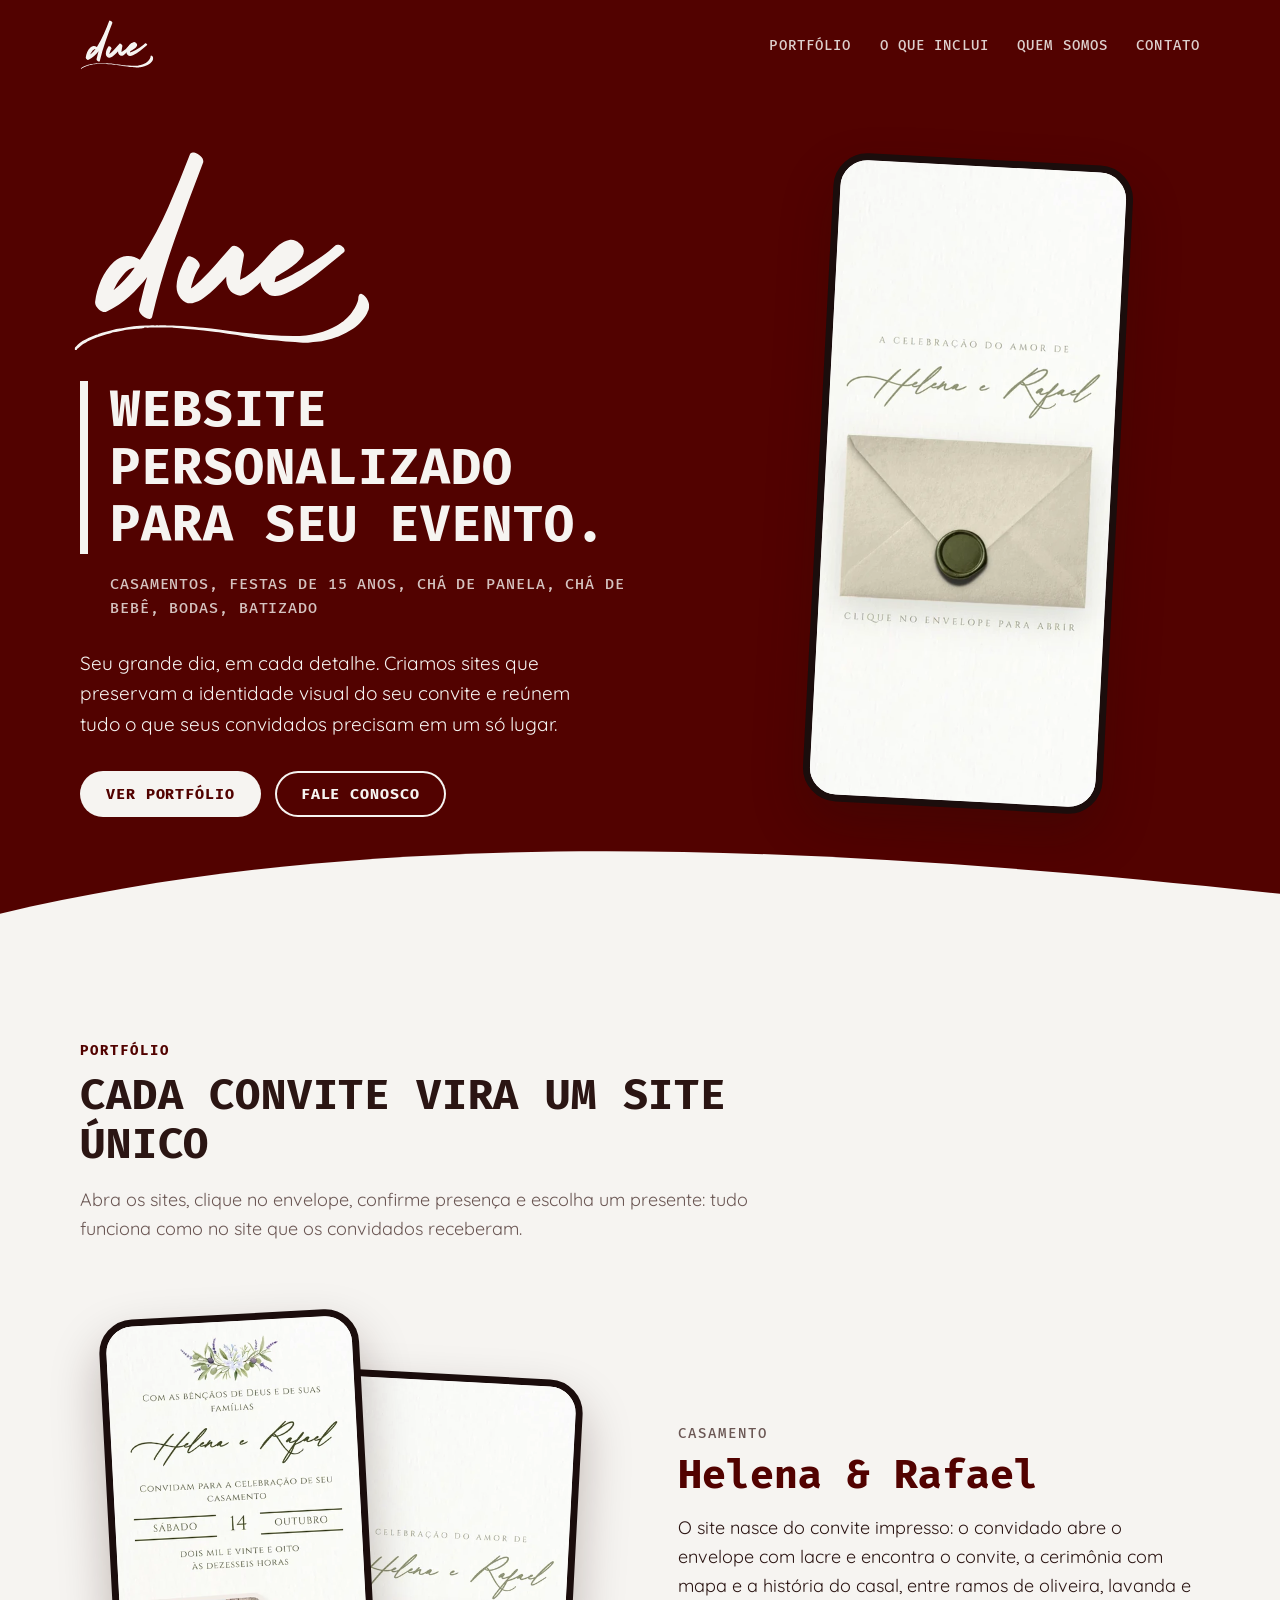
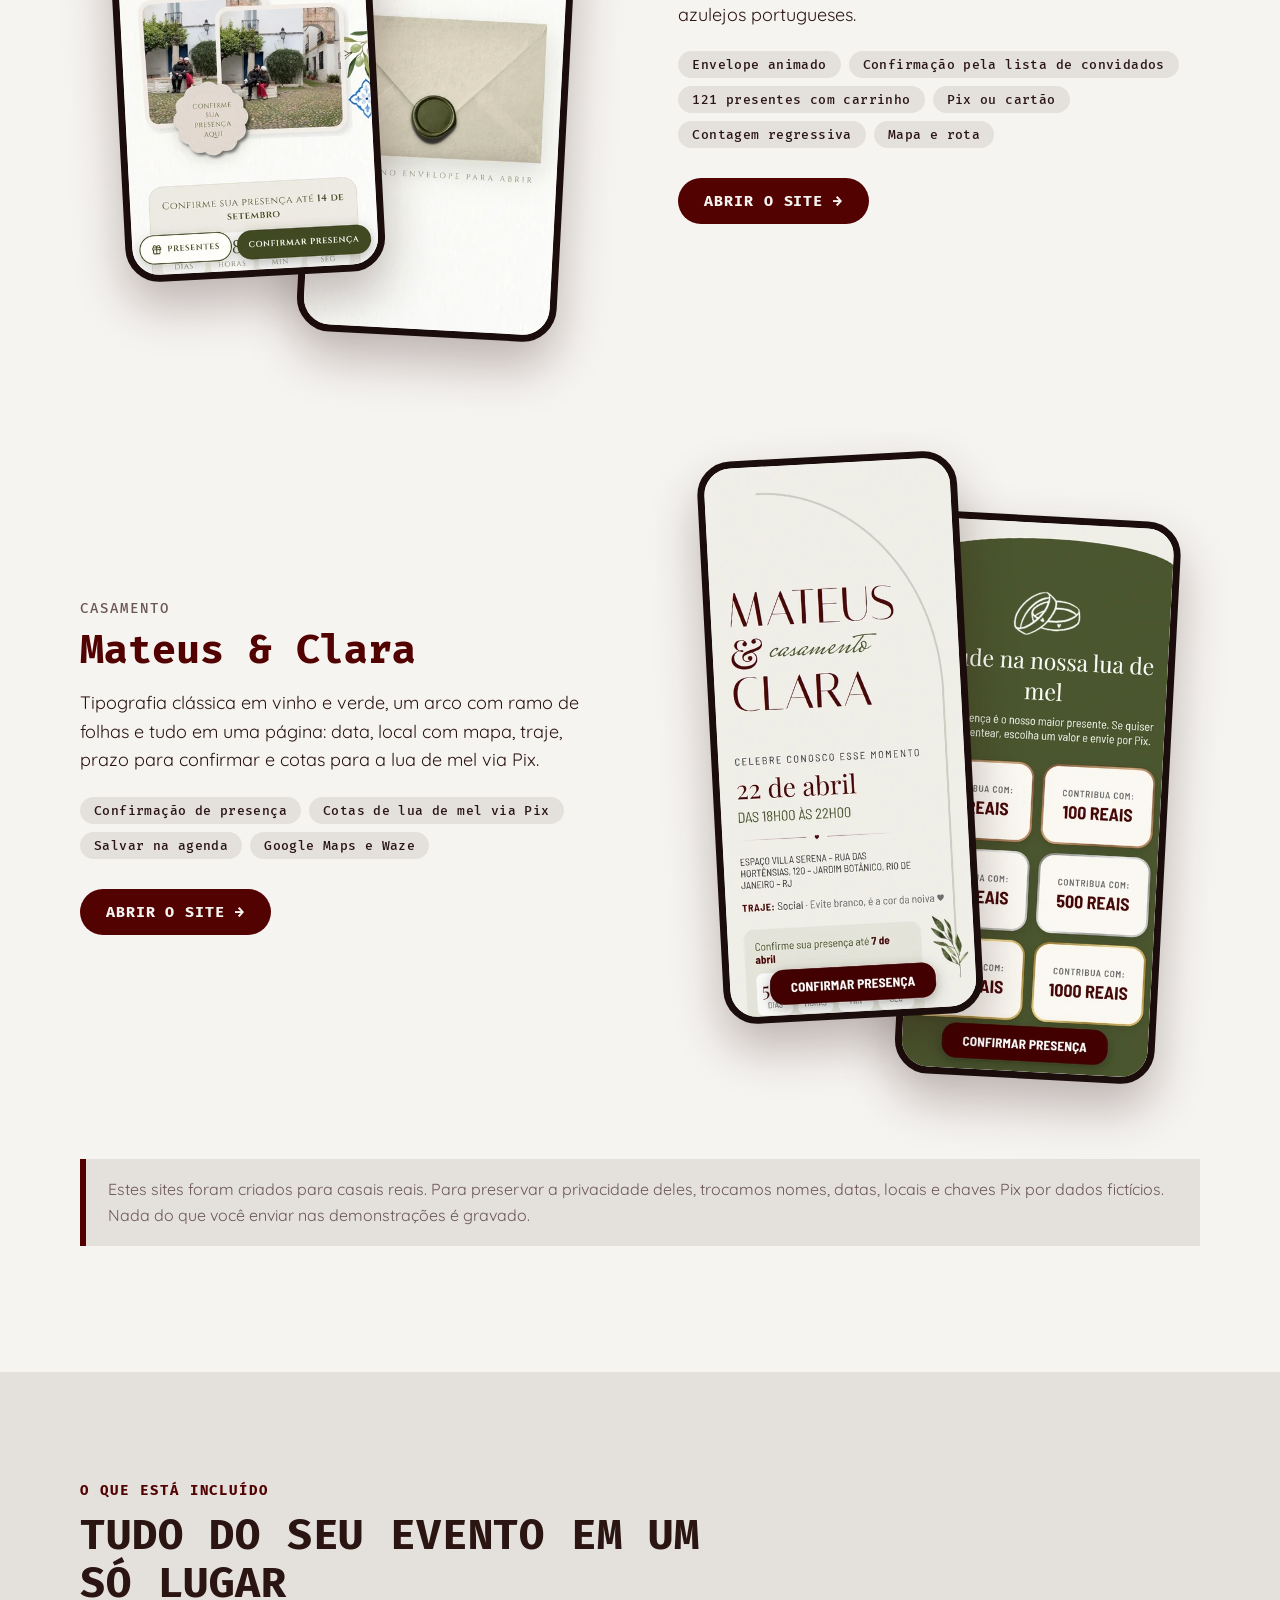
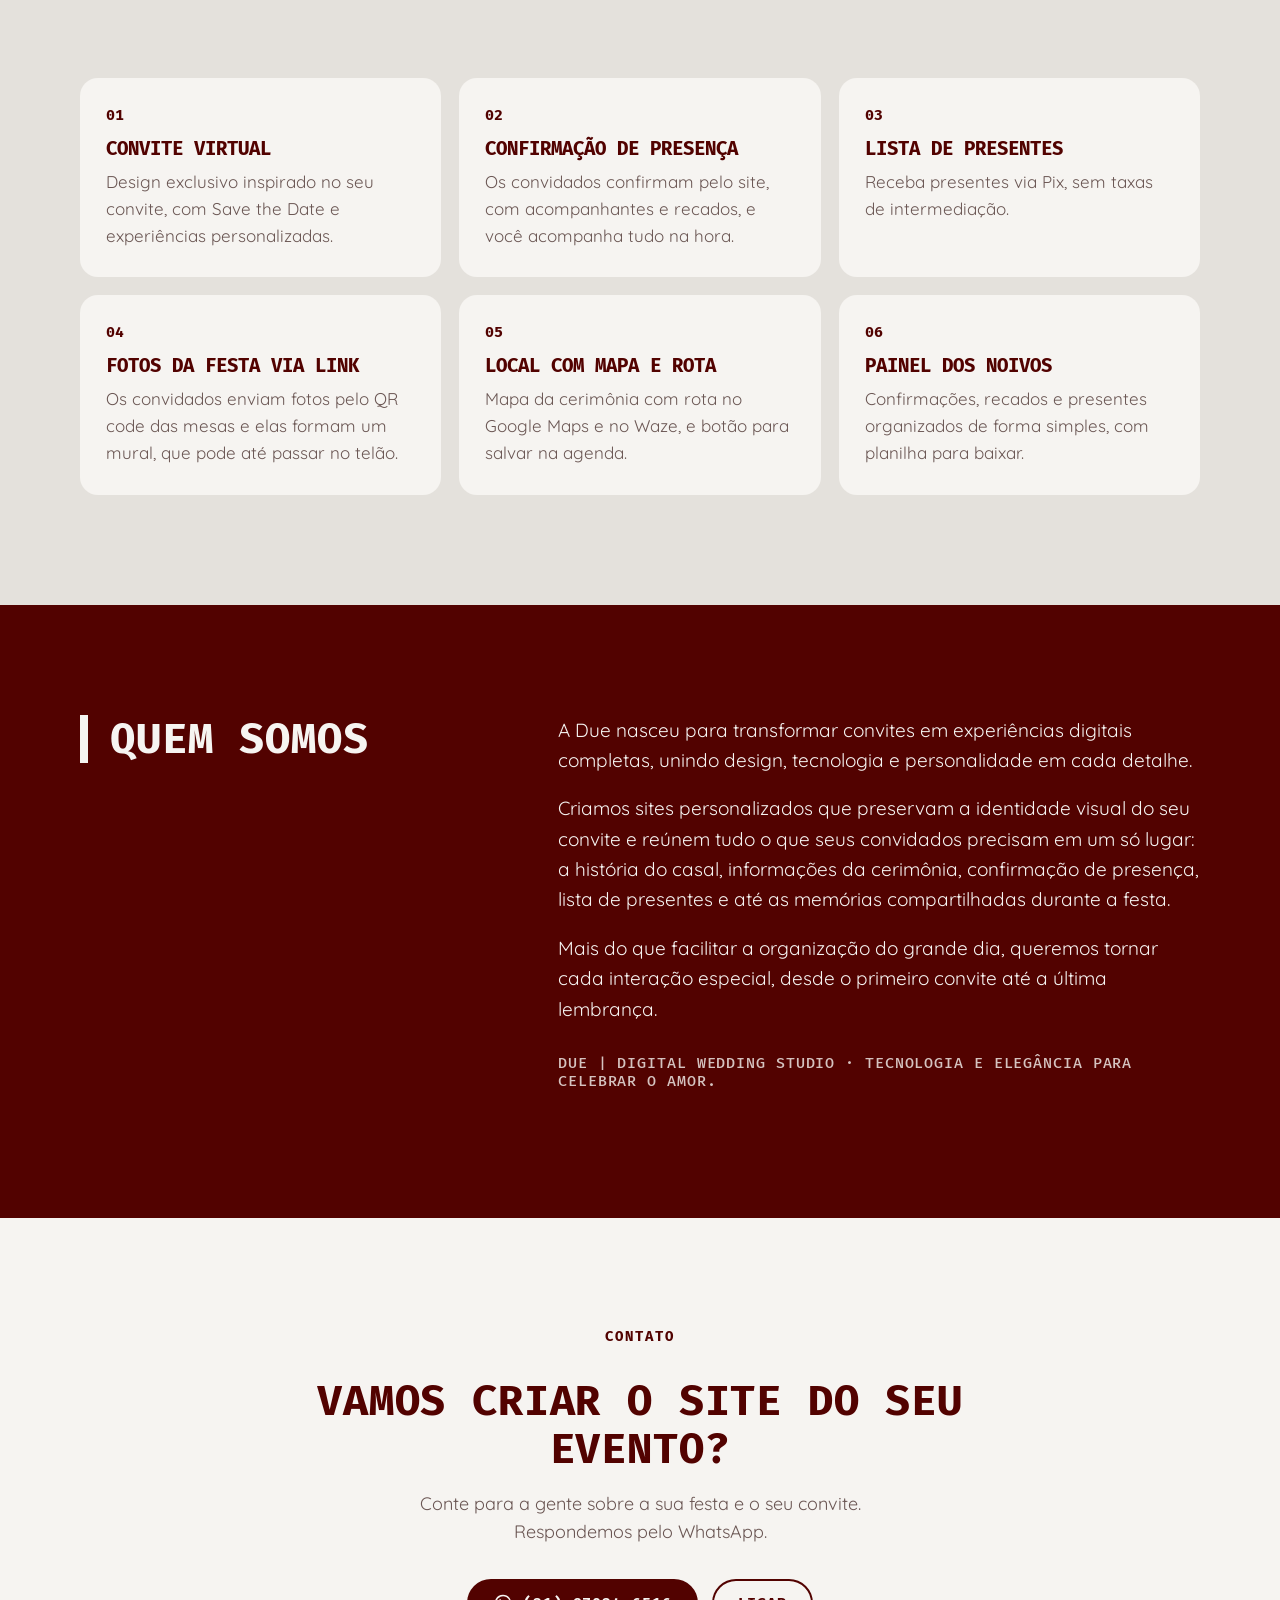
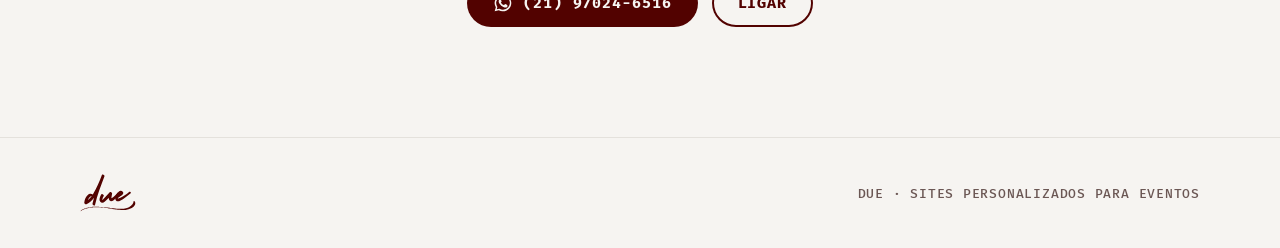
<file: site/index.html>
<!doctype html>
<html lang="pt-BR">
<head>
<meta charset="utf-8">
<meta name="viewport" content="width=device-width, initial-scale=1">
<title>Due · Sites personalizados para eventos</title>
<meta name="description" content="A Due cria sites personalizados para casamentos e eventos: convite virtual, confirmação de presença, lista de presentes via Pix, fotos da festa e mapa com rota. Conheça o portfólio.">
<meta name="theme-color" content="#520200">
<link rel="icon" href="img/favicon.svg" type="image/svg+xml">
<meta property="og:type" content="website">
<meta property="og:title" content="Due · Sites personalizados para eventos">
<meta property="og:description" content="Seu grande dia, em cada detalhe. Conheça o portfólio da Due.">
<meta property="og:image" content="https://due-portfolio.pages.dev/img/og.jpg">
<meta property="og:url" content="https://due-portfolio.pages.dev/">
<meta name="twitter:card" content="summary_large_image">
<link rel="preconnect" href="https://fonts.googleapis.com">
<link rel="preconnect" href="https://fonts.gstatic.com" crossorigin>
<link href="https://fonts.googleapis.com/css2?family=Fira+Mono:wght@500;700&family=Quicksand:wght@400;500;600&display=swap" rel="stylesheet">
<style>
  :root {
    --vinho: #520200; --vinho-2: #6e1410; --creme: #f6f4f1; --pedra: #e4e1dc; --tinta: #2b1513; --suave: #6b5754;
    --mono: 'Fira Mono', ui-monospace, monospace; --texto: 'Quicksand', system-ui, sans-serif;
  }
  * { box-sizing: border-box; }
  html { scroll-behavior: smooth; }
  @media (prefers-reduced-motion: reduce) { html { scroll-behavior: auto; } *, *::before, *::after { transition: none !important; } }
  body { margin: 0; background: var(--creme); color: var(--tinta); font: 400 18px/1.6 var(--texto); -webkit-font-smoothing: antialiased; overflow-x: hidden; }
  img { max-width: 100%; display: block; }
  a { color: inherit; }
  :focus-visible { outline: 2px solid currentColor; outline-offset: 4px; }
  .largura { width: min(1120px, 100% - 32px); margin-inline: auto; }
  .rotulo { margin: 0 0 12px; font: 700 14px var(--mono); letter-spacing: .14em; text-transform: uppercase; }
  h1, h2, h3 { font-family: var(--mono); font-weight: 700; line-height: 1.15; margin: 0; }
  h2 { font-size: clamp(28px, 4.4vw, 42px); text-transform: uppercase; letter-spacing: .02em; }

  /* logo "due" (vetor do cartão de visita): a cor vem de currentColor */
  .logo { display: block; aspect-ratio: 126.6 / 85.8; background: currentColor;
    -webkit-mask: url(img/logo-due.svg) center / contain no-repeat; mask: url(img/logo-due.svg) center / contain no-repeat; }

  .btn { display: inline-flex; align-items: center; justify-content: center; gap: 10px; padding: 14px 26px; border-radius: 99px;
    font: 700 15px var(--mono); letter-spacing: .06em; text-transform: uppercase; text-decoration: none; transition: transform .2s, background .2s, box-shadow .2s; }
  .btn:hover { transform: translateY(-2px); box-shadow: 0 10px 24px rgb(0 0 0 / .18); }
  .btn svg { width: 20px; height: 20px; flex: none; }
  .btn-creme { background: var(--creme); color: var(--vinho); }
  .btn-contorno { box-shadow: inset 0 0 0 2px currentColor; }
  .btn-contorno:hover { box-shadow: inset 0 0 0 2px currentColor, 0 10px 24px rgb(0 0 0 / .18); }
  .btn-vinho { background: var(--vinho); color: var(--creme); }
  .btn-vinho:hover { background: var(--vinho-2); }

  /* celular com a captura do site */
  .celular { width: 100%; aspect-ratio: 560 / 1212; border: 7px solid #1b0d0c; border-radius: 34px; overflow: hidden; background: #fff;
    box-shadow: 0 24px 50px rgb(40 10 8 / .28); }
  .celular img { width: 100%; height: 100%; object-fit: cover; }

  /* ---------- topo ---------- */
  .topo { position: relative; background: var(--vinho); color: var(--creme); padding-bottom: clamp(70px, 9vw, 120px); }
  .menu { display: flex; align-items: center; justify-content: space-between; gap: 20px; padding-block: 20px; }
  .menu .logo { width: 74px; }
  .menu ul { display: flex; gap: 28px; margin: 0; padding: 0; list-style: none; font: 500 14px var(--mono); letter-spacing: .08em; text-transform: uppercase; }
  .menu ul a { text-decoration: none; opacity: .85; }
  .menu ul a:hover { opacity: 1; text-decoration: underline; text-underline-offset: 6px; }
  .heroi { display: grid; grid-template-columns: 1.25fr 1fr; gap: clamp(32px, 6vw, 80px); align-items: center; padding-top: clamp(20px, 5vw, 60px); }
  .heroi .logo { width: min(300px, 60vw); margin: 0 0 28px -8px; }
  .heroi h1 { padding-left: 22px; border-left: 8px solid var(--creme); font-size: clamp(30px, 4.6vw, 50px); text-transform: uppercase; letter-spacing: .02em; }
  .eventos { margin: 18px 0 0 30px; font: 500 15px/1.6 var(--mono); letter-spacing: .06em; text-transform: uppercase; opacity: .8; }
  .heroi p.chamada { max-width: 520px; margin: 28px 0 32px; font-size: 19px; }
  .acoes { display: flex; flex-wrap: wrap; gap: 14px; }
  .heroi .celular { width: min(300px, 70vw); margin-inline: auto; rotate: 3deg; }
  .onda { position: absolute; left: 0; bottom: -1px; width: 100%; height: clamp(40px, 7vw, 90px); }

  /* ---------- portfólio ---------- */
  section { padding-block: clamp(64px, 9vw, 110px); }
  .intro { max-width: 680px; margin-bottom: clamp(40px, 6vw, 70px); }
  .intro p:not(.rotulo) { color: var(--suave); }
  .rotulo.vinho { color: var(--vinho); }
  .projeto { display: grid; grid-template-columns: 1fr 1fr; gap: clamp(32px, 6vw, 80px); align-items: center; }
  .projeto + .projeto { margin-top: clamp(70px, 10vw, 120px); }
  .projeto:nth-of-type(even) .telas { order: 2; }
  .telas { position: relative; display: grid; grid-template-columns: 1fr 1fr; gap: 0; max-width: 520px; margin-inline: auto; padding-bottom: 60px; }
  .telas .celular:first-child { translate: 12% 0; z-index: 1; rotate: -3deg; }
  .telas .celular:last-child { translate: -12% 60px; rotate: 3deg; }
  .projeto h3 { font-size: clamp(30px, 4vw, 40px); color: var(--vinho); }
  .projeto .tipo { margin: 0 0 10px; font: 500 14px var(--mono); letter-spacing: .14em; text-transform: uppercase; color: var(--suave); }
  .projeto p.descricao { margin: 16px 0 22px; }
  .destaques { display: flex; flex-wrap: wrap; gap: 8px; margin: 0 0 30px; padding: 0; list-style: none; }
  .destaques li { padding: 6px 14px; border-radius: 99px; background: var(--pedra); font: 500 13px var(--mono); letter-spacing: .03em; }
  .aviso-ficticio { margin-top: clamp(50px, 7vw, 80px); padding: 18px 22px; border-left: 6px solid var(--vinho); background: var(--pedra); font-size: 16px; color: var(--suave); }

  /* ---------- o que inclui ---------- */
  .inclui { background: var(--pedra); }
  .recursos { display: grid; grid-template-columns: repeat(3, 1fr); gap: 18px; margin: 0; padding: 0; list-style: none; }
  .recursos li { padding: 28px 26px; border-radius: 18px; background: var(--creme); }
  .recursos .num { display: block; margin-bottom: 14px; font: 700 15px var(--mono); color: var(--vinho); }
  .recursos h3 { font-size: 19px; text-transform: uppercase; color: var(--vinho); margin-bottom: 8px; }
  .recursos p { margin: 0; font-size: 17px; color: var(--suave); }

  /* ---------- quem somos ---------- */
  .quem { background: var(--vinho); color: var(--creme); }
  .quem .largura { display: grid; grid-template-columns: 1fr 1.6fr; gap: clamp(32px, 6vw, 80px); align-items: start; }
  .quem h2 { padding-left: 22px; border-left: 8px solid var(--creme); }
  .quem p { margin: 0 0 18px; font-size: 19px; }
  .quem .assinatura { margin-top: 30px; font: 500 15px var(--mono); letter-spacing: .06em; text-transform: uppercase; opacity: .8; }

  /* ---------- contato ---------- */
  .contato { text-align: center; }
  .contato h2 { color: var(--vinho); max-width: 760px; margin: 0 auto 16px; }
  .contato p { max-width: 560px; margin: 0 auto 32px; color: var(--suave); }
  .contato .acoes { justify-content: center; }
  .contato .btn-contorno { color: var(--vinho); }

  footer { padding: 36px 0; border-top: 1px solid var(--pedra); font: 500 13px var(--mono); letter-spacing: .06em; text-transform: uppercase; color: var(--suave); }
  footer .largura { display: flex; flex-wrap: wrap; align-items: center; justify-content: space-between; gap: 16px; }
  footer .logo { width: 56px; color: var(--vinho); }

  @media (max-width: 860px) {
    .menu ul { display: none; }
    .heroi, .projeto, .quem .largura { grid-template-columns: 1fr; }
    .heroi .celular { width: min(240px, 62vw); }
    .projeto:nth-of-type(even) .telas { order: 0; }
    .recursos { grid-template-columns: 1fr 1fr; }
  }
  @media (max-width: 560px) {
    body { font-size: 17px; }
    .heroi .logo { width: 190px; }
    .heroi h1 { padding-left: 16px; border-left-width: 6px; }
    .eventos { margin-left: 22px; font-size: 13px; }
    .acoes .btn { width: 100%; }
    .recursos { grid-template-columns: 1fr; }
    .telas { max-width: 360px; }
  }
</style>
</head>
<body>

<header class="topo">
  <nav class="menu largura" aria-label="Principal">
    <a class="logo" href="#" aria-label="Due, início"></a>
    <ul>
      <li><a href="#portfolio">Portfólio</a></li>
      <li><a href="#inclui">O que inclui</a></li>
      <li><a href="#quem-somos">Quem somos</a></li>
      <li><a href="#contato">Contato</a></li>
    </ul>
  </nav>

  <div class="heroi largura">
    <div>
      <span class="logo" role="img" aria-label="due"></span>
      <h1>Website personalizado para seu evento.</h1>
      <p class="eventos">Casamentos, festas de 15 anos, chá de panela, chá de bebê, bodas, batizado</p>
      <p class="chamada">Seu grande dia, em cada detalhe. Criamos sites que preservam a identidade visual do seu convite e reúnem tudo o que seus convidados precisam em um só lugar.</p>
      <div class="acoes">
        <a class="btn btn-creme" href="#portfolio">Ver portfólio</a>
        <a class="btn btn-contorno" href="https://wa.me/5521970246516?text=Ol%C3%A1!%20Vi%20o%20portf%C3%B3lio%20da%20Due%20e%20quero%20um%20site%20para%20o%20meu%20evento." target="_blank" rel="noopener">Fale conosco</a>
      </div>
    </div>
    <a class="celular" href="helena-e-rafael/" aria-label="Abrir o site de exemplo Helena e Rafael">
      <img src="img/helena-envelope-600.webp" srcset="img/helena-envelope-400.webp 400w, img/helena-envelope-600.webp 600w, img/helena-envelope-900.webp 900w" sizes="(max-width: 860px) 240px, 300px" alt="Site de casamento no celular: envelope com lacre verde e os nomes Helena e Rafael em letra cursiva" width="390" height="844">
    </a>
  </div>
  <svg class="onda" viewBox="0 0 1440 90" preserveAspectRatio="none" aria-hidden="true"><path d="M0 90V70C380 -10 820 -10 1440 50V90Z" fill="#f6f4f1"/></svg>
</header>

<main>
  <section id="portfolio" class="largura">
    <div class="intro">
      <p class="rotulo vinho">Portfólio</p>
      <h2>Cada convite vira um site único</h2>
      <p>Abra os sites, clique no envelope, confirme presença e escolha um presente: tudo funciona como no site que os convidados receberam.</p>
    </div>

    <article class="projeto">
      <div class="telas">
        <div class="celular"><img src="img/helena-convite-600.webp" srcset="img/helena-convite-400.webp 400w, img/helena-convite-600.webp 600w, img/helena-convite-900.webp 900w" sizes="(max-width: 560px) 46vw, 260px" alt="Convite de Helena e Rafael no celular, com fotos do casal em molduras e o selo Confirme sua presença" width="390" height="844" loading="lazy"></div>
        <div class="celular"><img src="img/helena-envelope-600.webp" srcset="img/helena-envelope-400.webp 400w, img/helena-envelope-600.webp 600w, img/helena-envelope-900.webp 900w" sizes="(max-width: 560px) 46vw, 260px" alt="Tela de abertura com envelope fechado por lacre de cera" width="390" height="844" loading="lazy"></div>
      </div>
      <div>
        <p class="tipo">Casamento</p>
        <h3>Helena &amp; Rafael</h3>
        <p class="descricao">O site nasce do convite impresso: o convidado abre o envelope com lacre e encontra o convite, a cerimônia com mapa e a história do casal, entre ramos de oliveira, lavanda e azulejos portugueses.</p>
        <ul class="destaques">
          <li>Envelope animado</li><li>Confirmação pela lista de convidados</li><li>121 presentes com carrinho</li>
          <li>Pix ou cartão</li><li>Contagem regressiva</li><li>Mapa e rota</li>
        </ul>
        <a class="btn btn-vinho" href="helena-e-rafael/">Abrir o site →</a>
      </div>
    </article>

    <article class="projeto">
      <div class="telas">
        <div class="celular"><img src="img/mateus-convite-600.webp" srcset="img/mateus-convite-400.webp 400w, img/mateus-convite-600.webp 600w, img/mateus-convite-900.webp 900w" sizes="(max-width: 560px) 46vw, 260px" alt="Convite de Mateus e Clara no celular, com os nomes em letras finas, data e endereço" width="390" height="844" loading="lazy"></div>
        <div class="celular"><img src="img/mateus-presentes-600.webp" srcset="img/mateus-presentes-400.webp 400w, img/mateus-presentes-600.webp 600w, img/mateus-presentes-900.webp 900w" sizes="(max-width: 560px) 46vw, 260px" alt="Seção Ajude na nossa lua de mel, com cartões de valores para presentear via Pix" width="390" height="844" loading="lazy"></div>
      </div>
      <div>
        <p class="tipo">Casamento</p>
        <h3>Mateus &amp; Clara</h3>
        <p class="descricao">Tipografia clássica em vinho e verde, um arco com ramo de folhas e tudo em uma página: data, local com mapa, traje, prazo para confirmar e cotas para a lua de mel via Pix.</p>
        <ul class="destaques">
          <li>Confirmação de presença</li><li>Cotas de lua de mel via Pix</li><li>Salvar na agenda</li><li>Google Maps e Waze</li>
        </ul>
        <a class="btn btn-vinho" href="mateus-e-clara/">Abrir o site →</a>
      </div>
    </article>

    <p class="aviso-ficticio">Estes sites foram criados para casais reais. Para preservar a privacidade deles, trocamos nomes, datas, locais e chaves Pix por dados fictícios. Nada do que você enviar nas demonstrações é gravado.</p>
  </section>

  <section id="inclui" class="inclui">
    <div class="largura">
      <div class="intro">
        <p class="rotulo vinho">O que está incluído</p>
        <h2>Tudo do seu evento em um só lugar</h2>
      </div>
      <ul class="recursos">
        <li><span class="num">01</span><h3>Convite virtual</h3><p>Design exclusivo inspirado no seu convite, com Save the Date e experiências personalizadas.</p></li>
        <li><span class="num">02</span><h3>Confirmação de presença</h3><p>Os convidados confirmam pelo site, com acompanhantes e recados, e você acompanha tudo na hora.</p></li>
        <li><span class="num">03</span><h3>Lista de presentes</h3><p>Receba presentes via Pix, sem taxas de intermediação.</p></li>
        <li><span class="num">04</span><h3>Fotos da festa via link</h3><p>Os convidados enviam fotos pelo QR code das mesas e elas formam um mural, que pode até passar no telão.</p></li>
        <li><span class="num">05</span><h3>Local com mapa e rota</h3><p>Mapa da cerimônia com rota no Google Maps e no Waze, e botão para salvar na agenda.</p></li>
        <li><span class="num">06</span><h3>Painel dos noivos</h3><p>Confirmações, recados e presentes organizados de forma simples, com planilha para baixar.</p></li>
      </ul>
    </div>
  </section>

  <section id="quem-somos" class="quem">
    <div class="largura">
      <h2>Quem somos</h2>
      <div>
        <p>A Due nasceu para transformar convites em experiências digitais completas, unindo design, tecnologia e personalidade em cada detalhe.</p>
        <p>Criamos sites personalizados que preservam a identidade visual do seu convite e reúnem tudo o que seus convidados precisam em um só lugar: a história do casal, informações da cerimônia, confirmação de presença, lista de presentes e até as memórias compartilhadas durante a festa.</p>
        <p>Mais do que facilitar a organização do grande dia, queremos tornar cada interação especial, desde o primeiro convite até a última lembrança.</p>
        <p class="assinatura">Due | Digital Wedding Studio · Tecnologia e elegância para celebrar o amor.</p>
      </div>
    </div>
  </section>

  <section id="contato" class="contato largura">
    <p class="rotulo vinho">Contato</p>
    <h2>Vamos criar o site do seu evento?</h2>
    <p>Conte para a gente sobre a sua festa e o seu convite. Respondemos pelo WhatsApp.</p>
    <div class="acoes">
      <a class="btn btn-vinho" href="https://wa.me/5521970246516?text=Ol%C3%A1!%20Vi%20o%20portf%C3%B3lio%20da%20Due%20e%20quero%20um%20site%20para%20o%20meu%20evento." target="_blank" rel="noopener">
        <svg viewBox="0 0 24 24" fill="currentColor" aria-hidden="true"><path d="M12 2a10 10 0 0 0-8.6 15.1L2 22l5-1.3A10 10 0 1 0 12 2Zm0 18.2a8.2 8.2 0 0 1-4.2-1.2l-.3-.2-3 .8.8-2.9-.2-.3A8.2 8.2 0 1 1 12 20.2Zm4.5-6.1c-.2-.1-1.5-.7-1.7-.8-.2-.1-.4-.1-.6.1l-.8 1c-.1.2-.3.2-.5.1a6.7 6.7 0 0 1-3.3-2.9c-.3-.4.2-.4.7-1.4.1-.2 0-.3 0-.4l-.8-1.8c-.2-.5-.4-.4-.6-.4h-.5a1 1 0 0 0-.7.3 3 3 0 0 0-.9 2.2 5.2 5.2 0 0 0 1.1 2.7 11.8 11.8 0 0 0 4.5 4c1.7.7 2.3.8 3.2.6.5-.1 1.5-.6 1.7-1.2.2-.6.2-1.1.1-1.2l-.4-.2Z"/></svg>
        (21) 97024-6516
      </a>
      <a class="btn btn-contorno" href="tel:+5521970246516">Ligar</a>
    </div>
  </section>
</main>

<footer>
  <div class="largura">
    <span class="logo" role="img" aria-label="due"></span>
    <span>Due · Sites personalizados para eventos</span>
  </div>
</footer>

</body>
</html>
</file>
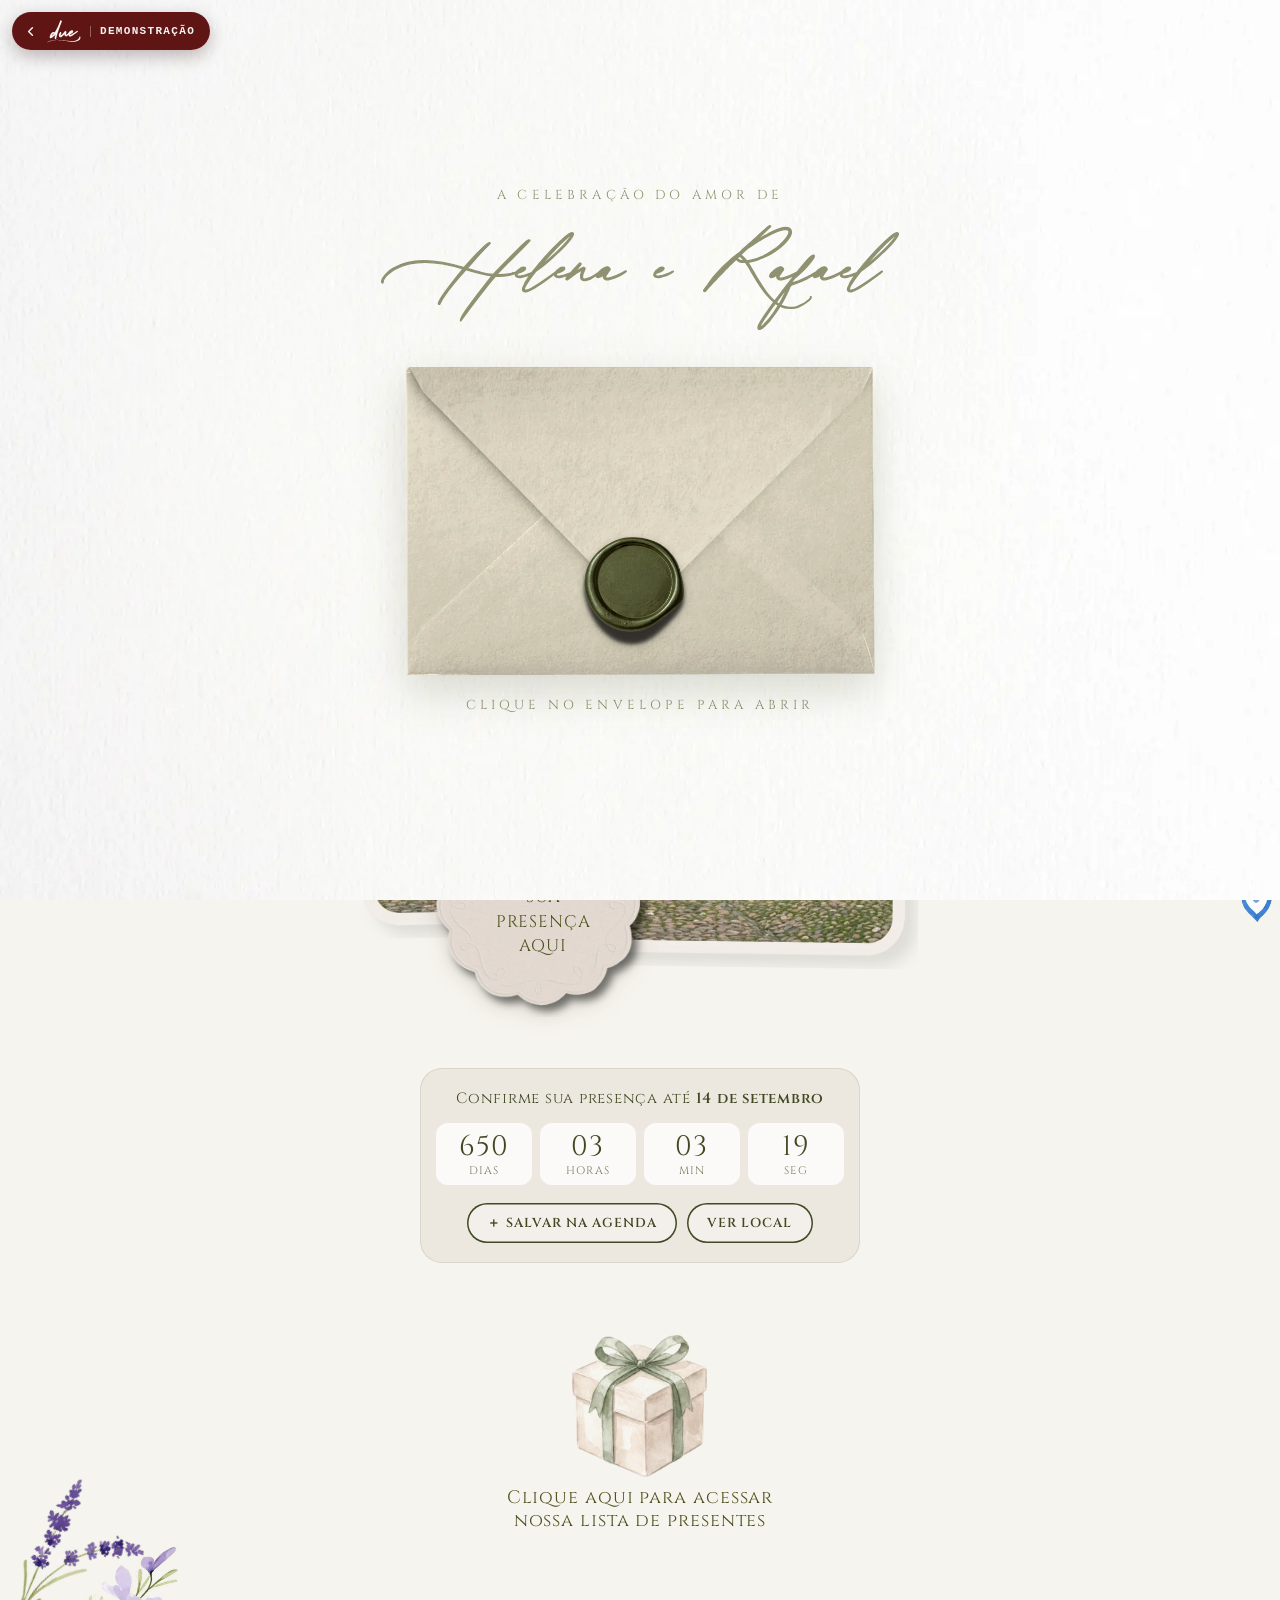
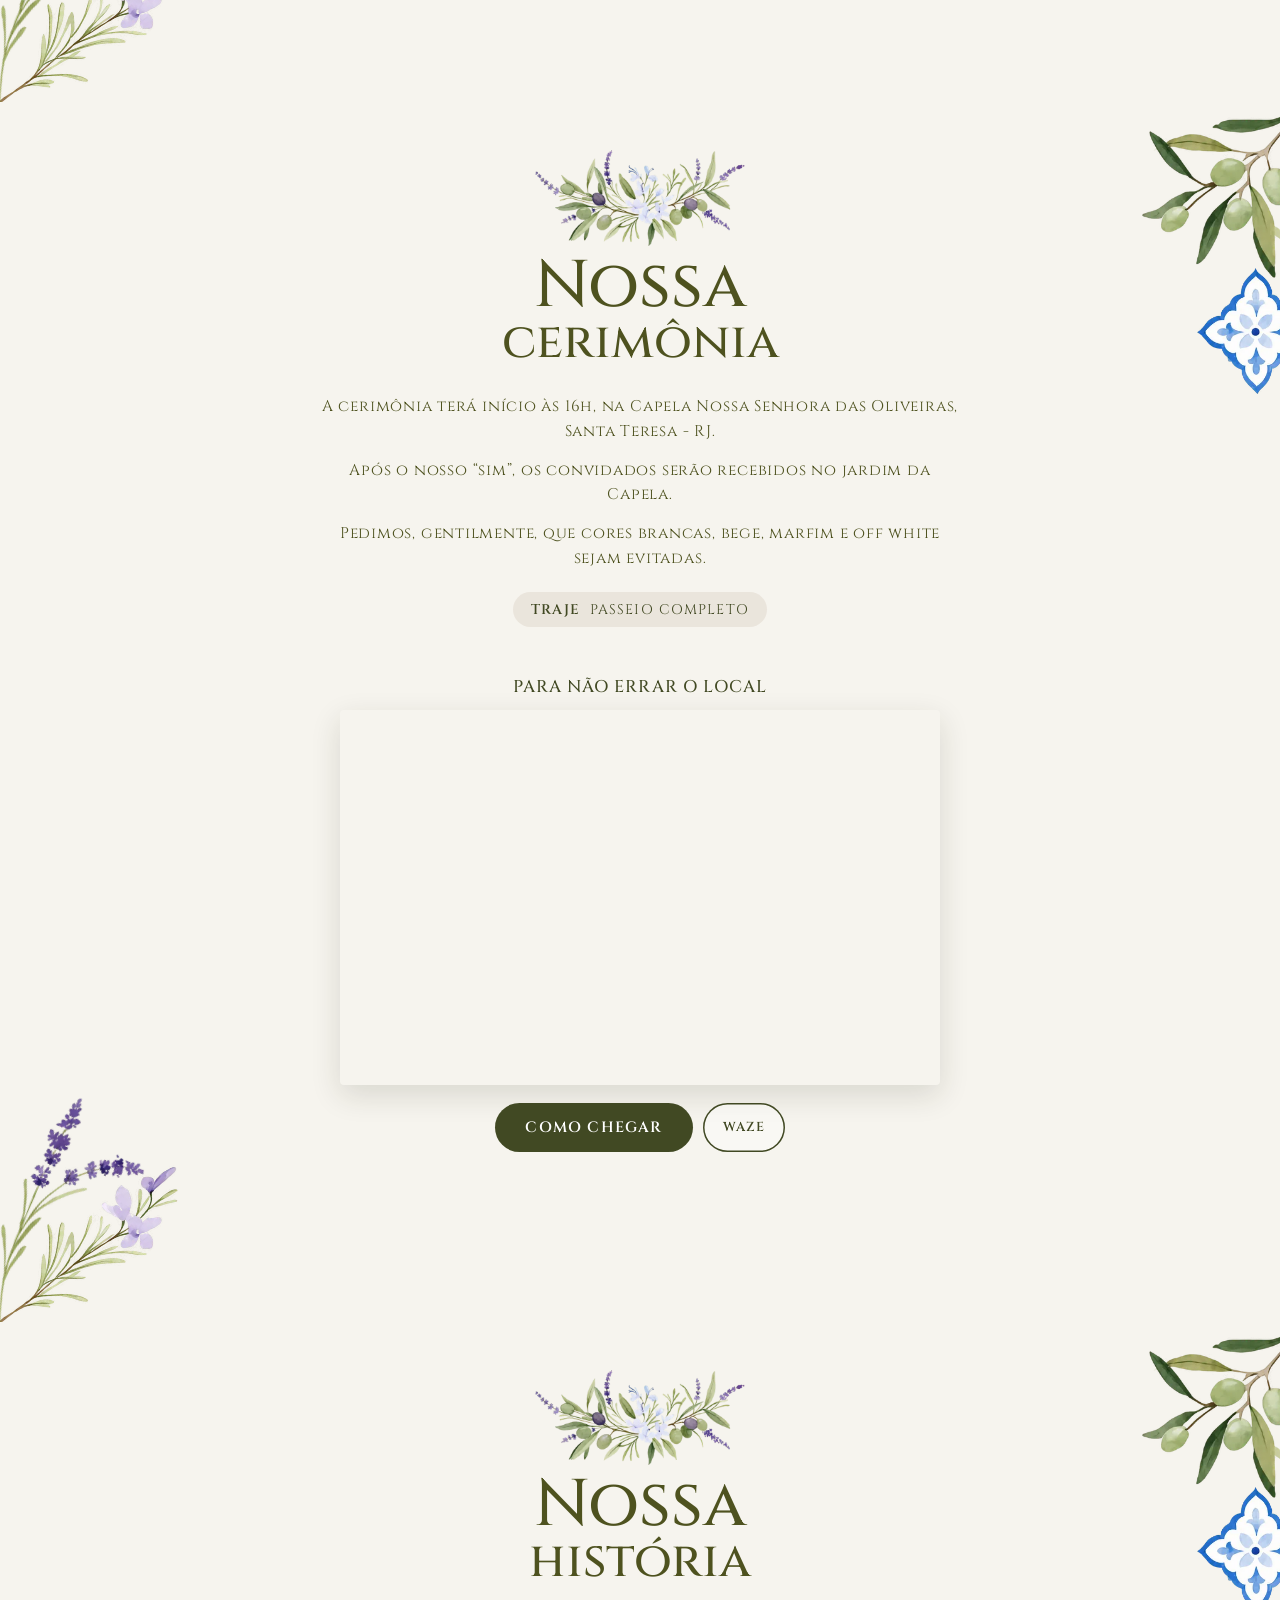
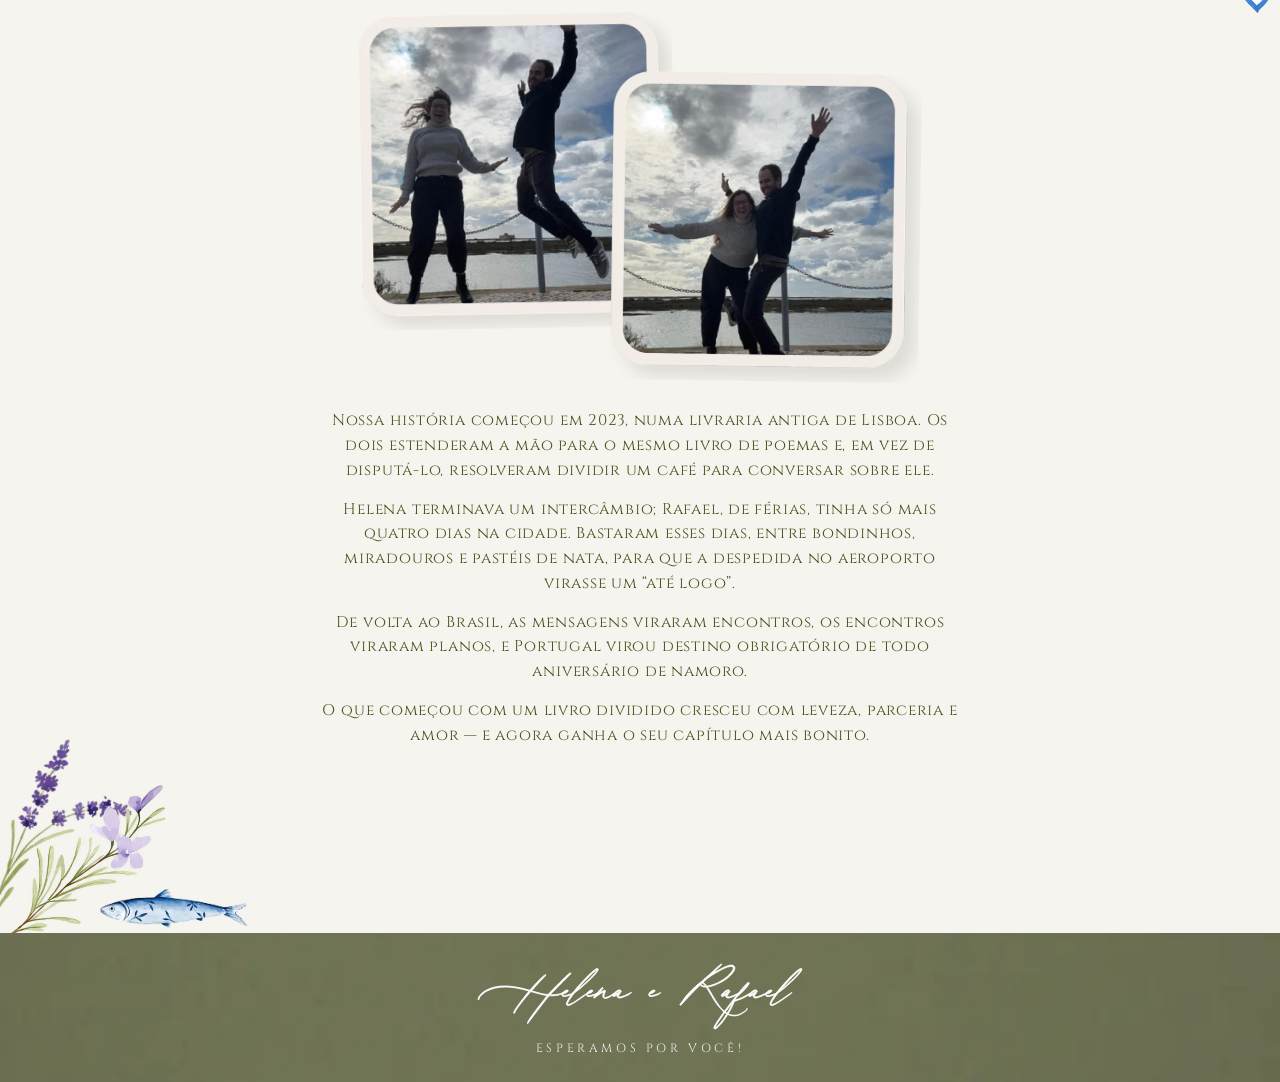
<file: site/helena-e-rafael/index.html>
<!doctype html>
<html lang="pt-BR">
<head>
<meta charset="utf-8">
<meta name="viewport" content="width=device-width, initial-scale=1">
<title>Helena & Rafael · Casamento</title>
<meta name="description" content="Convite de casamento de Helena e Rafael — sábado, 14 de outubro de 2028, às 16h, na Capela Nossa Senhora das Oliveiras, Santa Teresa, Rio de Janeiro.">
<meta name="theme-color" content="#414923">
<link rel="icon" href="img/lacre.webp" type="image/webp">
<meta property="og:type" content="website">
<meta property="og:title" content="Helena & Rafael · Casamento">
<meta property="og:description" content="Sábado, 14 de outubro de 2028, às 16h, na Capela Nossa Senhora das Oliveiras (Santa Teresa, RJ). Abra o convite e confirme sua presença.">
<link rel="preconnect" href="https://fonts.googleapis.com">
<link rel="preconnect" href="https://fonts.gstatic.com" crossorigin>
<link href="https://fonts.googleapis.com/css2?family=Cinzel:wght@400;500;600&family=Cormorant+Garamond:ital,wght@0,400;0,500;0,600;1,400&display=swap" rel="stylesheet">
<link rel="preload" href="img/envelope.webp" as="image">
<script src="vendor/qrcode.js" defer></script> <!-- qrcode-generator 1.4.4 (MIT), servido daqui: página de pagamento não depende de CDN externo -->
<script>document.documentElement.classList.add('js')</script>
<script src="../demo.js"></script> <!-- modo demonstração do portfólio -->
<link rel="stylesheet" href="style.css">
</head>
<body>

<!-- ABERTURA: envelope com lacre (1ª página do convite em PDF) -->
<div class="abertura" data-abertura>
  <p class="celebracao">A celebração do amor de</p>
  <h1 class="nomes" role="img" aria-label="Helena e Rafael"></h1>
  <button class="envelope" type="button" data-envelope aria-label="Abrir o convite">
    <span class="env-fundo"></span>
    <span class="env-carta" aria-hidden="true">
      <img src="img/floral.webp" alt="" width="592" height="270">
      <span class="nomes"></span>
      <span class="carta-data">14 · 10 · 2028</span>
    </span>
    <img class="env-frente" src="img/envelope.webp" alt="" width="738" height="490">
    <span class="env-aba"></span>
    <img class="lacre" src="img/lacre.webp" alt="" width="201" height="209">
  </button>
  <p class="clique">Clique no envelope para abrir</p>
</div>

<main>
  <!-- CONVITE -->
  <section class="folha convite" id="convite">
    <img class="deco oliveira" src="img/oliveira.webp" alt="" width="255" height="281">
    <img class="deco azulejo" src="img/azulejo.webp" alt="" width="223" height="233">
    <div class="deco canto" aria-hidden="true"><img class="lavanda" src="img/lavanda.webp" alt="" width="242" height="497"><img class="flor" src="img/flor.webp" alt="" width="168" height="446"></div>

    <img class="floral" src="img/floral.webp" alt="" width="592" height="270">
    <p class="bencaos entra">Com as bênçãos de Deus e de suas famílias</p>
    <h2 class="nomes grande entra" role="img" aria-label="Helena e Rafael"></h2>
    <p class="convidam entra">Convidam para a celebração de seu casamento</p>
    <p class="data-faixa entra" aria-label="Sábado, 14 de outubro de 2028">
      <span class="faixa">Sábado</span><span class="dia">14</span><span class="faixa">Outubro</span>
    </p>
    <p class="ano entra">dois mil e vinte e oito<br>às dezesseis horas</p>

    <div class="polaroids" data-revelar>
      <img class="p1" src="img/foto1.webp" alt="Helena e Rafael sentados em uma praça de pedras, entre casas brancas" width="900" height="900" loading="lazy">
      <img class="p2" src="img/foto2.webp" alt="Helena e Rafael se beijando na mesma praça" width="900" height="899" loading="lazy">
      <button class="selo" type="button" data-abrir-rsvp><span data-selo-texto>Confirme<br>sua<br>presença<br>aqui</span></button>
    </div>

    <div class="prazo" data-prazo data-revelar>
      <p class="prazo-titulo">Confirme sua presença até <b>14 de setembro</b></p>
      <div class="relogio" role="timer" aria-label="Tempo restante para confirmar presença">
        <span><b>00</b>dias</span><span><b>00</b>horas</span><span><b>00</b>min</span><span><b>00</b>seg</span>
      </div>
      <div class="acoes">
        <a class="btn btn-contorno" data-agenda target="_blank" rel="noopener">＋ Salvar na agenda</a>
        <a class="btn btn-contorno" href="#cerimonia">Ver local</a>
      </div>
    </div>

    <button class="lista" type="button" data-abrir-lista data-revelar>
      <img src="img/presente.webp" alt="" width="360" height="379" loading="lazy">
      <span>Clique aqui para acessar<br>nossa lista de presentes</span>
    </button>
  </section>

  <!-- CERIMÔNIA -->
  <section class="folha cerimonia" id="cerimonia" aria-labelledby="t-cerimonia">
    <img class="deco oliveira" src="img/oliveira.webp" alt="" width="255" height="281" loading="lazy">
    <img class="deco azulejo" src="img/azulejo.webp" alt="" width="223" height="233" loading="lazy">
    <div class="deco canto" aria-hidden="true"><img class="lavanda" src="img/lavanda.webp" alt="" width="242" height="497" loading="lazy"><img class="flor" src="img/flor.webp" alt="" width="168" height="446" loading="lazy"></div>

    <img class="floral" src="img/floral.webp" alt="" width="592" height="270" loading="lazy" data-revelar>
    <h2 class="titulo" id="t-cerimonia" data-revelar>Nossa <span>cerimônia</span></h2>
    <div class="texto" data-revelar>
      <p>A cerimônia terá início às 16h, na Capela Nossa Senhora das Oliveiras, Santa Teresa - RJ.</p>
      <p>Após o nosso “sim”, os convidados serão recebidos no jardim da Capela.</p>
      <p>Pedimos, gentilmente, que cores brancas, bege, marfim e off white sejam evitadas.</p>
    </div>
    <p class="traje" data-revelar><b>Traje</b> passeio completo</p>

    <h3 class="subtitulo" data-revelar>Para não errar o local</h3>
    <div class="mapa" data-revelar>
      <iframe title="Mapa de Santa Teresa, Rio de Janeiro" loading="lazy" referrerpolicy="no-referrer-when-downgrade"
        src="https://maps.google.com/maps?q=Santa%20Teresa%2C%20Rio%20de%20Janeiro&z=15&output=embed"></iframe>
    </div>
    <div class="acoes centro" data-revelar>
      <a class="btn btn-verde" href="https://www.google.com/maps/dir/?api=1&destination=Santa%20Teresa%2C%20Rio%20de%20Janeiro" target="_blank" rel="noopener">Como chegar</a>
      <a class="btn btn-contorno" href="https://waze.com/ul?q=Santa%20Teresa%2C%20Rio%20de%20Janeiro&navigate=yes" target="_blank" rel="noopener">Waze</a>
    </div>
  </section>

  <!-- NOSSA HISTÓRIA -->
  <section class="folha historia" id="historia" aria-labelledby="t-historia">
    <img class="deco oliveira" src="img/oliveira.webp" alt="" width="255" height="281" loading="lazy">
    <img class="deco azulejo" src="img/azulejo.webp" alt="" width="223" height="233" loading="lazy">
    <div class="deco canto com-peixe" aria-hidden="true"><img class="lavanda" src="img/lavanda.webp" alt="" width="242" height="497" loading="lazy"><img class="flor" src="img/flor.webp" alt="" width="168" height="446" loading="lazy"><img class="sardinha" src="img/sardinha.webp" alt="" width="363" height="103" loading="lazy"></div>

    <img class="floral" src="img/floral.webp" alt="" width="592" height="270" loading="lazy" data-revelar>
    <h2 class="titulo" id="t-historia" data-revelar>Nossa <span>história</span></h2>
    <div class="polaroids duas" data-revelar>
      <img class="p1" src="img/foto3.webp" alt="Helena e Rafael pulando de alegria à beira da água, em um dia nublado" width="700" height="700" loading="lazy">
      <img class="p2" src="img/foto4.webp" alt="Helena e Rafael de braços abertos à beira da água" width="700" height="699" loading="lazy">
    </div>
    <div class="texto" data-revelar>
      <p>Nossa história começou em 2023, numa livraria antiga de Lisboa. Os dois estenderam a mão para o mesmo livro de poemas e, em vez de disputá-lo, resolveram dividir um café para conversar sobre ele.</p>
      <p>Helena terminava um intercâmbio; Rafael, de férias, tinha só mais quatro dias na cidade. Bastaram esses dias, entre bondinhos, miradouros e pastéis de nata, para que a despedida no aeroporto virasse um “até logo”.</p>
      <p>De volta ao Brasil, as mensagens viraram encontros, os encontros viraram planos, e Portugal virou destino obrigatório de todo aniversário de namoro.</p>
      <p>O que começou com um livro dividido cresceu com leveza, parceria e amor — e agora ganha o seu capítulo mais bonito.</p>
    </div>
  </section>

  <footer class="rodape">
    <span class="nomes" role="img" aria-label="Helena e Rafael"></span>
    <p>Esperamos por você!</p>
  </footer>
</main>

<!-- Botões fixos na tela: lista de presentes e confirmação (no celular, lado a lado embaixo) -->
<div class="flutuantes">
  <button class="btn flutuante flutuante-lista" type="button" data-abrir-lista aria-label="Lista de presentes">
    <svg class="icone" viewBox="0 0 24 24" fill="none" stroke="currentColor" stroke-width="2" stroke-linecap="round" stroke-linejoin="round" aria-hidden="true"><rect x="3" y="8" width="18" height="4" rx="1"/><path d="M12 8v13"/><path d="M19 12v7a2 2 0 0 1-2 2H7a2 2 0 0 1-2-2v-7"/><path d="M7.5 8a2.5 2.5 0 0 1 0-5C9.5 3 12 5 12 8c0-3 2.5-5 4.5-5a2.5 2.5 0 0 1 0 5"/></svg>
    <span class="rotulo-longo">Lista de presentes</span><span class="rotulo-curto" aria-hidden="true">Presentes</span>
  </button>
  <button class="btn btn-verde flutuante" data-abrir-rsvp data-flutuante>Confirmar presença</button>
</div>

<!-- LISTA DE PRESENTES: escolhe os itens, vê o carrinho e finaliza com um Pix do total (itens em presentes.js) -->
<dialog id="lista" class="lista-dialog" aria-labelledby="t-lista">
  <button class="fechar" data-fechar aria-label="Fechar">×</button>
  <div class="lista-janela">
    <header class="lista-topo">
      <img class="caixa-floral" src="img/floral.webp" alt="" width="592" height="270">
      <h2 id="t-lista">Lista de presentes</h2>
      <p class="lista-sub">Sua presença é o nosso maior presente. Se quiser nos presentear, escolha os itens e finalize com um Pix.</p>
    </header>

    <section data-vitrine>
      <div class="lista-barra">
        <button class="btn btn-verde carrinho-btn" type="button" data-ver-carrinho>
          <svg class="icone" viewBox="0 0 24 24" fill="none" stroke="currentColor" stroke-width="2" stroke-linecap="round" stroke-linejoin="round" aria-hidden="true"><circle cx="8" cy="21" r="1"/><circle cx="19" cy="21" r="1"/><path d="M2.05 2.05h2l2.66 12.42a2 2 0 0 0 2 1.58h9.78a2 2 0 0 0 1.95-1.57l1.65-7.43H5.12"/></svg>
          <span data-carrinho-rotulo>Ver carrinho</span>
        </button>
        <label class="lista-busca"><span class="visualmente-oculto">Buscar presente</span><input type="search" placeholder="Buscar presente" data-busca></label>
        <label class="lista-ordem"><span>Ordenar por</span>
          <select data-ordem>
            <option value="az">A-Z</option>
            <option value="za">Z-A</option>
            <option value="menor">Menor valor</option>
            <option value="maior">Maior valor</option>
          </select>
        </label>
      </div>
      <div class="produtos" data-produtos></div>
      <p class="lista-vazia" data-lista-vazia hidden>Nenhum presente encontrado.</p>
      <div class="ver-mais" data-ver-mais-bloco hidden>
        <p data-ver-mais-contagem aria-live="polite"></p>
        <button class="btn btn-contorno" type="button" data-ver-mais>Ver mais presentes</button>
      </div>
      <p class="lista-outro"><button class="outro" type="button" data-outro>Prefere presentear com outro valor?</button></p>
    </section>

    <section class="carrinho" data-carrinho hidden aria-labelledby="t-carrinho">
      <h3 id="t-carrinho">Meu carrinho</h3>
      <div class="carrinho-cab" aria-hidden="true"><span>Descrição do presente</span><span>Valor</span></div>
      <ul class="carrinho-itens" data-carrinho-itens></ul>
      <p class="carrinho-vazio" data-carrinho-vazio>Seu carrinho está vazio.</p>
      <p class="carrinho-total">Total <b data-carrinho-total>R$ 0,00</b></p>
      <p class="erro" role="alert" data-carrinho-erro></p>
      <div class="acoes">
        <button class="btn btn-contorno" type="button" data-voltar-lista>Adicionar mais itens</button>
        <button class="btn btn-verde" type="button" data-finalizar>Finalizar compra</button>
      </div>
    </section>
  </div>
</dialog>

<!-- CONFIRMAÇÃO -->
<dialog id="rsvp" aria-labelledby="t-rsvp">
  <button class="fechar" data-fechar aria-label="Fechar">×</button>
  <div class="janela">
    <form class="caixa" novalidate>
      <img class="caixa-floral" src="img/floral.webp" alt="" width="592" height="270">
      <h2 id="t-rsvp">Confirmação de presença</h2>
      <p class="caixa-sub">Responda até 14 de setembro.</p>
      <fieldset>
        <legend>Você poderá comparecer no dia 14 de outubro, às 16h?</legend>
        <label class="op"><input type="radio" name="comparecera" value="sim" required> Sim</label>
        <label class="op"><input type="radio" name="comparecera" value="nao"> Não</label>
      </fieldset>
      <fieldset>
        <label class="campo" for="nome">Nome completo:</label>
        <input type="text" id="nome" name="nome" autocomplete="off" required minlength="3" maxlength="120" aria-describedby="nome-dica">
        <small class="nota" id="nome-dica">Comece a digitar e toque no seu nome na lista de convidados.</small>
        <div class="sugestoes" role="group" aria-label="Convidados encontrados" data-sugestoes hidden></div>
      </fieldset>
      <fieldset>
        <label class="campo" for="telefone">Celular (com DDD):</label>
        <input type="tel" id="telefone" name="telefone" autocomplete="tel" inputmode="tel" required maxlength="20" placeholder="(21) 99999-9999">
        <small class="nota">Para identificar sua confirmação e os noivos falarem com você, se precisarem.</small>
      </fieldset>
      <div data-extras hidden>
        <fieldset>
          <legend>Você virá com acompanhante?</legend>
          <label class="op"><input type="radio" name="temAcomp" value="sim"> Sim</label>
          <label class="op"><input type="radio" name="temAcomp" value="nao" checked> Não</label>
        </fieldset>
        <fieldset data-acomp hidden>
          <label class="campo" for="acompanhante">Nome completo do acompanhante <b>(máximo de 1 acompanhante)</b></label>
          <input type="text" id="acompanhante" name="acompanhante" maxlength="120">
        </fieldset>
        <fieldset>
          <label class="campo" for="crianca">Nome completo do acompanhante infantil/juvenil <b>(máximo de 1 criança/adolescente)</b></label>
          <input type="text" id="crianca" name="crianca" maxlength="120" disabled>
          <label class="op"><input type="checkbox" name="semCrianca" checked> Sem acompanhante</label>
        </fieldset>
      </div>
      <fieldset>
        <label class="campo" for="recado">Deixe um recado para os noivos <b>(opcional)</b></label>
        <textarea class="recado" id="recado" name="recado" maxlength="500" rows="3"></textarea>
      </fieldset>
      <div class="armadilha" aria-hidden="true"><label>Site <input type="text" name="site" tabindex="-1" autocomplete="off"></label></div>
      <p class="erro" role="alert" data-erro></p>
      <button class="btn btn-verde" type="submit">Enviar</button>
    </form>
  </div>
</dialog>

<!-- CERTEZA ANTES DE ENVIAR (a resposta não pode ser alterada depois) -->
<dialog id="certeza" class="alerta" aria-labelledby="t-certeza">
  <h2 id="t-certeza">Tem certeza das suas escolhas?</h2>
  <dl class="resumo" data-resumo></dl>
  <p class="aviso-final">Após a confirmação, <b>não será mais possível mudar sua decisão</b>. Caso mude de ideia, entre em contato com os noivos.</p>
  <button class="btn btn-verde" type="button" data-confirmar>Sim, confirmar</button>
  <button class="btn btn-contorno" type="button" data-fechar>Voltar e revisar</button>
</dialog>

<!-- PÓS-CONFIRMAÇÃO: PRESENTE -->
<dialog id="obrigado" aria-labelledby="t-obrigado">
  <button class="fechar" data-fechar aria-label="Fechar">×</button>
  <div class="janela verde">
    <img class="presente-ico" src="img/presente.webp" alt="" width="360" height="379">
    <h2 id="t-obrigado">Obrigado!</h2>
    <p data-msg></p>
    <p><button class="btn btn-branco" type="button" data-abrir-lista>Ver lista de presentes</button></p>
    <button class="btn btn-contorno-claro" data-fechar>Fechar</button>
  </div>
</dialog>

<!-- PIX -->
<dialog id="pix" aria-labelledby="t-pix">
  <button class="fechar" data-fechar aria-label="Fechar">×</button>
  <div class="janela">
    <div class="caixa">
      <h2 id="t-pix">Presente via Pix</h2>
      <ul class="pix-itens" data-pix-itens hidden></ul>
      <label class="valor-campo">R$ <input type="number" min="1" max="100000" step="0.01" inputmode="decimal" aria-label="Valor do presente" data-valor-input></label>
      <fieldset class="formas" data-formas hidden>
        <legend>Como você quer presentear?</legend>
        <label class="op"><input type="radio" name="forma" value="pix" checked> Pix</label>
        <label class="op"><input type="radio" name="forma" value="cartao"> Cartão de crédito ou débito</label>
      </fieldset>
      <div class="pix-grid" data-so-pix>
        <div class="qr" data-qr></div>
        <div>
          <ol class="passos">
            <li>Toque em <b>Copiar código Pix</b>.</li>
            <li>No app do seu banco, vá em Pix → <b>Pix Copia e Cola</b>.</li>
            <li>Cole o código e confirme.</li>
          </ol>
          <textarea class="pix-codigo" rows="4" readonly aria-label="Código Pix copia e cola" data-codigo></textarea>
        </div>
      </div>
      <button class="btn btn-verde" type="button" data-copiar data-so-pix>Copiar código Pix</button>
      <fieldset style="margin:24px 0 0">
        <label class="campo" for="pix-nome">Seu nome (para os noivos saberem quem presenteou):</label>
        <input type="text" id="pix-nome" maxlength="120" autocomplete="name" data-pix-nome>
      </fieldset>
      <fieldset style="margin:16px 0 0">
        <label class="campo" for="pix-recado">Recado para os noivos <b>(opcional)</b>:</label>
        <textarea class="recado" id="pix-recado" maxlength="500" rows="3" data-pix-recado></textarea>
      </fieldset>
      <div class="armadilha" aria-hidden="true"><label>Site <input type="text" tabindex="-1" autocomplete="off" data-pix-site></label></div>
      <!-- Formulário seguro do Mercado Pago: os dados do cartão vão direto para eles, nunca para este site -->
      <div class="cartao-mp" id="cartao-mp" data-so-cartao hidden></div>
      <button class="btn btn-escuro" type="button" data-paguei data-so-pix>Já fiz o Pix</button>
      <p class="erro ok" role="status" data-pix-msg></p>
      <div class="aviso" role="status" aria-live="polite" data-aviso></div>
    </div>
  </div>
</dialog>

<script type="module" src="app.js"></script>
</body>
</html>
</file>
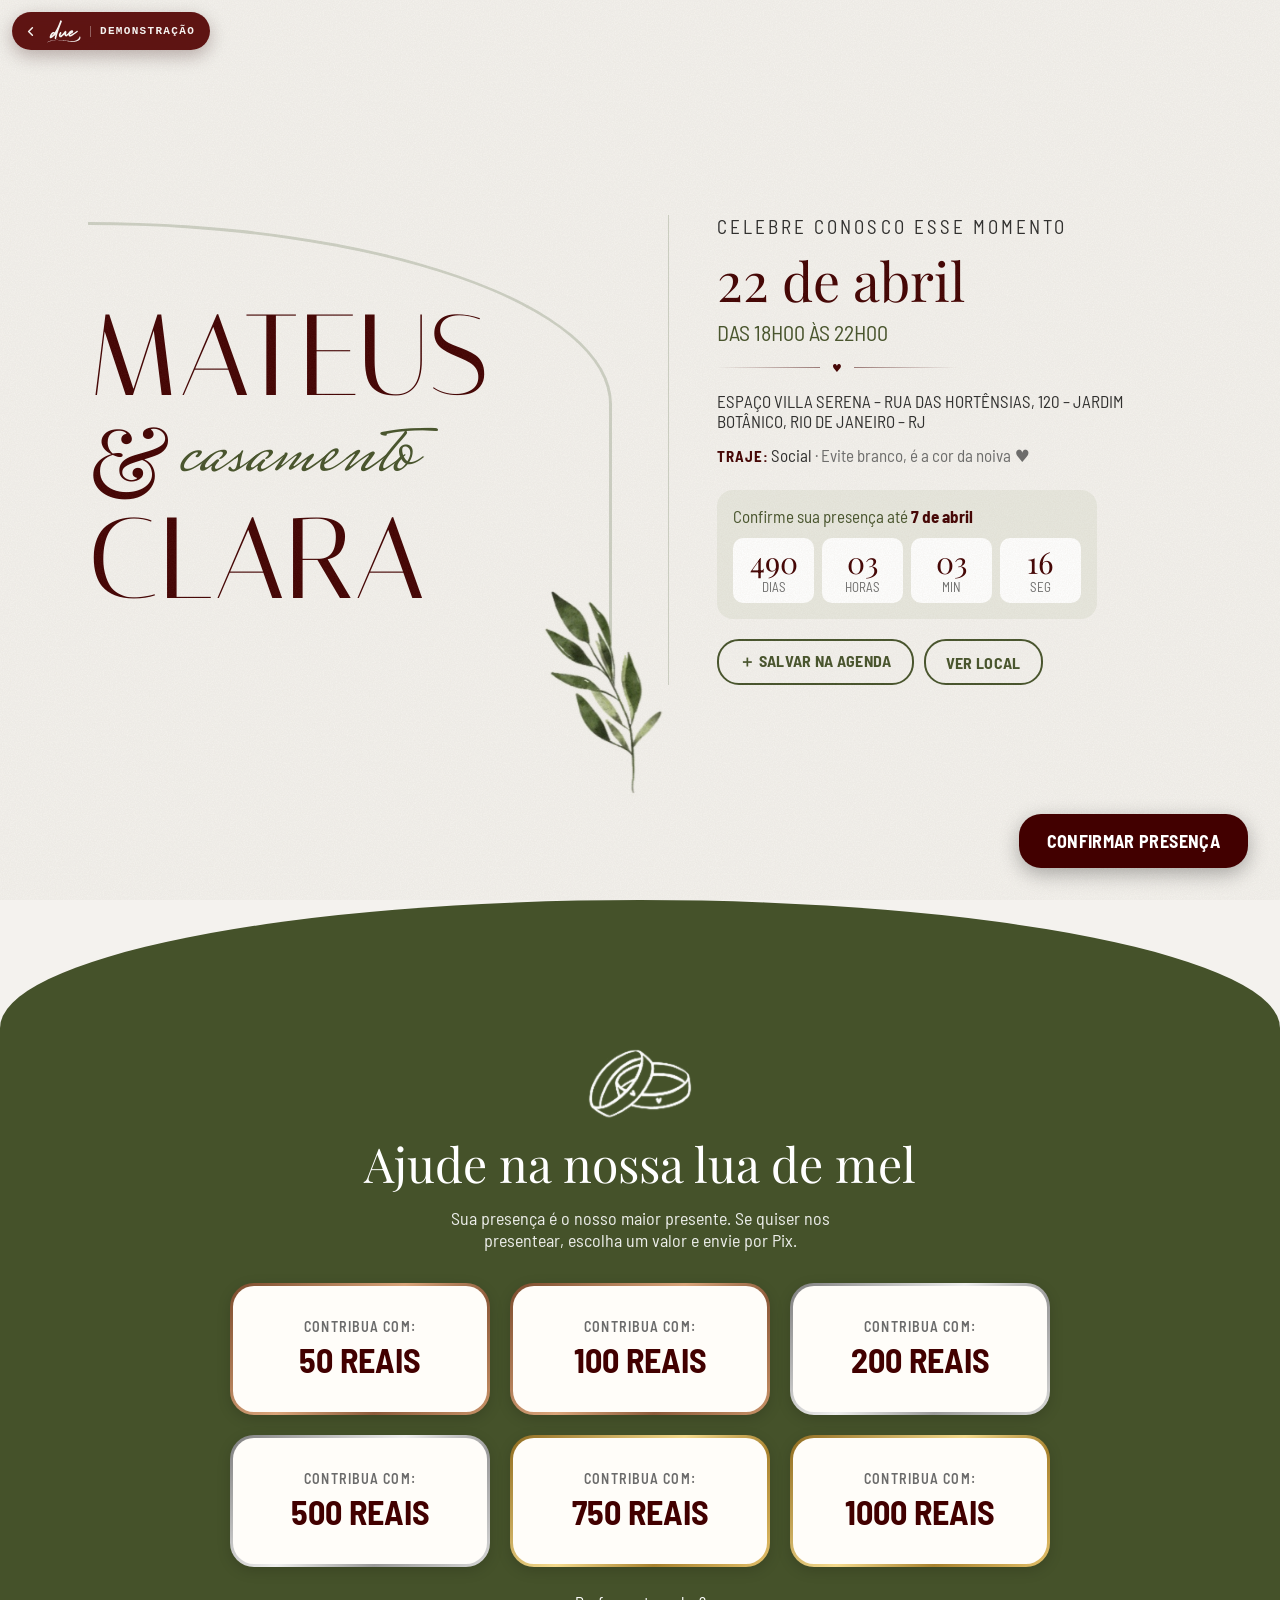
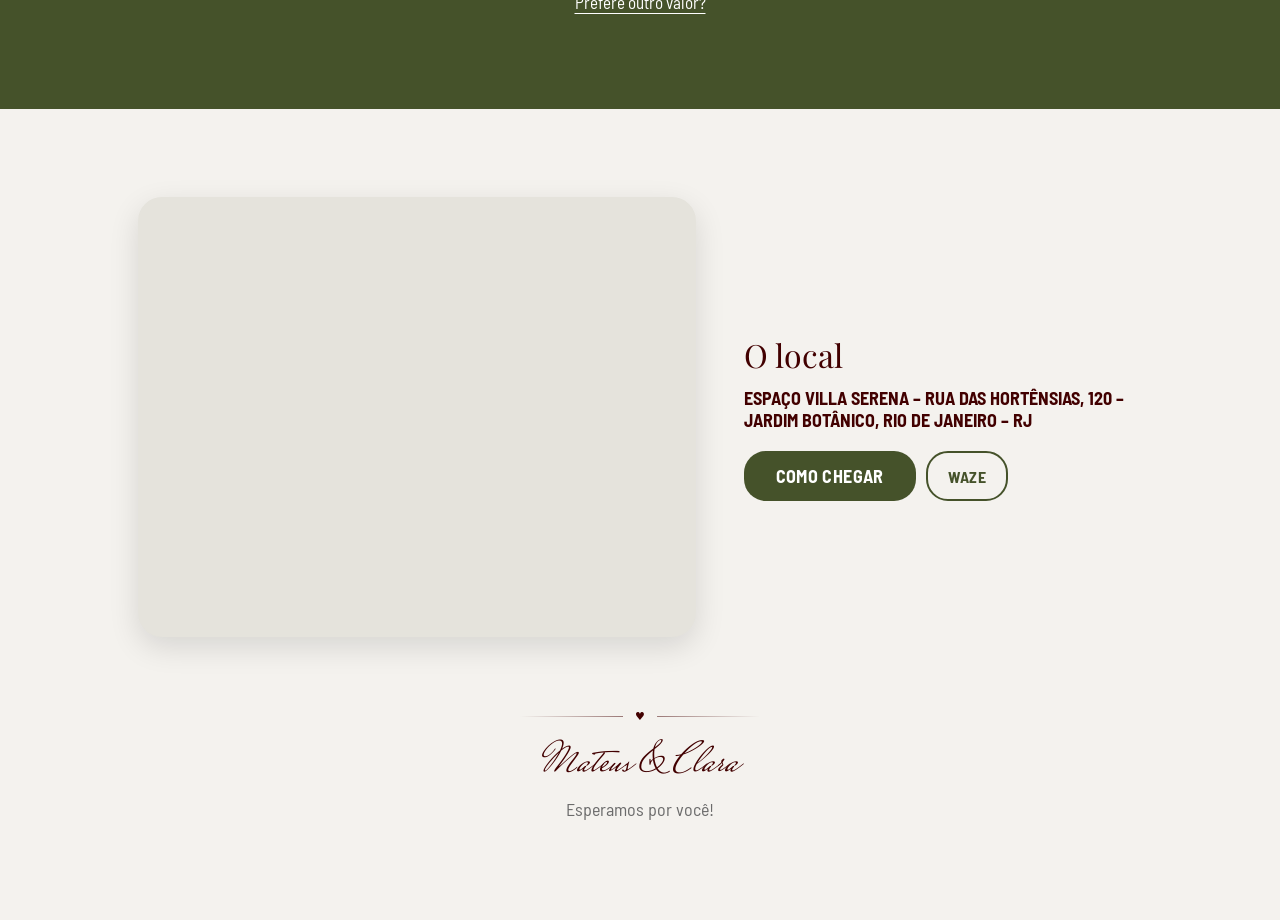
<file: site/mateus-e-clara/index.html>
<!doctype html>
<html lang="pt-BR">
<head>
<meta charset="utf-8">
<meta name="viewport" content="width=device-width, initial-scale=1">
<title>Mateus & Clara · Casamento</title>
<meta name="description" content="Convite de casamento de Mateus e Clara — 22 de abril, 18h00, Espaço Villa Serena, Jardim Botânico, Rio de Janeiro.">
<meta name="theme-color" content="#420000">
<link rel="icon" href="img/folha.png" type="image/png">
<meta property="og:type" content="website">
<meta property="og:title" content="Mateus & Clara · Casamento">
<meta property="og:description" content="22 de abril, às 18h, no Espaço Villa Serena (Jardim Botânico, RJ). Confirme sua presença até 7 de abril.">
<link rel="preconnect" href="https://fonts.googleapis.com">
<link rel="preconnect" href="https://fonts.gstatic.com" crossorigin>
<link href="https://fonts.googleapis.com/css2?family=Italiana&family=Playfair+Display:wght@400;500&family=Mrs+Saint+Delafield&family=Barlow+Semi+Condensed:wght@400;600;700&display=swap" rel="stylesheet">
<script src="vendor/qrcode.js" defer></script> <!-- qrcode-generator 1.4.4 (MIT), servido daqui: página de pagamento não depende de CDN externo -->
<script>document.documentElement.classList.add('js')</script>
<script src="../demo.js"></script> <!-- modo demonstração do portfólio -->
<link rel="stylesheet" href="style.css">
</head>
<body>
<main>
  <section class="hero conteudo">
    <div class="titulo">
      <div class="arco" aria-hidden="true"><img class="folha" src="img/folha.png" alt="" width="320" height="540"></div>
      <h1 class="nomes">MATEUS<span class="e"><span class="amp">&amp;</span><span class="script">casamento</span></span>CLARA</h1>
    </div>
    <div class="info">
      <p class="celebre">Celebre conosco esse momento</p>
      <p class="data">22 de abril</p>
      <p class="hora">Das 18h00 às 22h00</p>
      <div class="ornamento" aria-hidden="true">♥</div>
      <p class="endereco">Espaço Villa Serena – Rua das Hortênsias, 120 – Jardim Botânico, Rio de Janeiro – RJ</p>
      <p class="traje"><b>Traje:</b> Social <span>· Evite branco, é a cor da noiva ♥</span></p>
      <div class="prazo" data-prazo>
        <p class="prazo-titulo">Confirme sua presença até <b>7 de abril</b></p>
        <div class="relogio" role="timer" aria-label="Tempo restante para confirmar presença">
          <span><b>00</b>dias</span><span><b>00</b>horas</span><span><b>00</b>min</span><span><b>00</b>seg</span>
        </div>
      </div>
      <div class="acoes">
        <a class="btn btn-contorno" data-agenda target="_blank" rel="noopener">＋ Salvar na agenda</a>
        <a class="btn btn-contorno" href="#local">Ver local</a>
      </div>
    </div>
  </section>

  <section class="presentes" aria-labelledby="t-presentes">
    <img class="aliancas" src="img/aliancas.png" alt="" width="260" height="180" data-revelar>
    <h2 id="t-presentes" data-revelar>Ajude na nossa lua de mel</h2>
    <p class="sub" data-revelar>Sua presença é o nosso maior presente. Se quiser nos presentear, escolha um valor e envie por Pix.</p>
    <div class="grade" data-grade></div>
    <button class="outro" data-outro data-revelar>Prefere outro valor?</button>
  </section>

  <section class="local" id="local" aria-labelledby="t-local">
    <div class="conteudo">
      <iframe data-revelar title="Mapa do Jardim Botânico, Rio de Janeiro" loading="lazy" referrerpolicy="no-referrer-when-downgrade"
        src="https://maps.google.com/maps?q=Jardim%20Bot%C3%A2nico%2C%20Rio%20de%20Janeiro&z=15&output=embed"></iframe>
      <div class="local-info" data-revelar style="--i:2">
        <h2 id="t-local">O local</h2>
        <p>Espaço Villa Serena – Rua das Hortênsias, 120 – Jardim Botânico, Rio de Janeiro – RJ</p>
        <div class="acoes">
          <a class="btn btn-verde" href="https://www.google.com/maps/dir/?api=1&destination=Jardim%20Bot%C3%A2nico%2C%20Rio%20de%20Janeiro" target="_blank" rel="noopener">Como chegar</a>
          <a class="btn btn-contorno" href="https://waze.com/ul?q=Jardim%20Bot%C3%A2nico%2C%20Rio%20de%20Janeiro&navigate=yes" target="_blank" rel="noopener">Waze</a>
        </div>
      </div>
    </div>
  </section>

  <footer data-revelar><div class="ornamento" aria-hidden="true">♥</div><span class="script">Mateus & Clara</span>Esperamos por você!</footer>
</main>

<button class="btn btn-vinho flutuante" data-abrir-rsvp>Confirmar presença</button>

<!-- CONFIRMAÇÃO -->
<dialog id="rsvp" aria-labelledby="t-rsvp">
  <button class="fechar" data-fechar aria-label="Fechar">×</button>
  <div class="janela">
    <form class="caixa" novalidate>
      <h2 id="t-rsvp">Confirmação de presença</h2>
      <p style="text-align:center;margin:-12px 0 20px;color:var(--suave)">Responda até 7 de abril.</p>
      <fieldset>
        <legend>Você poderá comparecer na data de 22 de abril às 18h00?</legend>
        <label class="op"><input type="radio" name="comparecera" value="sim" required> Sim</label>
        <label class="op"><input type="radio" name="comparecera" value="nao"> Não</label>
      </fieldset>
      <fieldset>
        <label class="campo" for="nome">Nome completo:</label>
        <input type="text" id="nome" name="nome" autocomplete="name" required minlength="3" maxlength="120">
      </fieldset>
      <fieldset>
        <label class="campo" for="telefone">Telefone (com DDD):</label>
        <input type="tel" id="telefone" name="telefone" autocomplete="tel" inputmode="tel" required maxlength="20" placeholder="(21) 98765-4321">
        <small style="display:block;margin-top:6px;color:var(--suave)">Para os noivos falarem com você, se precisar.</small>
      </fieldset>
      <div data-extras hidden>
        <fieldset>
          <legend>Você virá com acompanhante? <b>(Válido somente para familiares dos noivos)</b></legend>
          <label class="op"><input type="radio" name="temAcomp" value="sim"> Sim</label>
          <label class="op"><input type="radio" name="temAcomp" value="nao" checked> Não</label>
        </fieldset>
        <fieldset data-acomp hidden>
          <label class="campo" for="acompanhante">Nome completo do acompanhante <b>(máximo de 1 acompanhante)</b></label>
          <input type="text" id="acompanhante" name="acompanhante" maxlength="120">
        </fieldset>
        <fieldset>
          <label class="campo" for="crianca">Nome completo do acompanhante infantil/juvenil <b>(máximo de 1 criança/adolescente)</b></label>
          <input type="text" id="crianca" name="crianca" maxlength="120" disabled>
          <label class="op"><input type="checkbox" name="semCrianca" checked> Sem acompanhante</label>
        </fieldset>
      </div>
      <fieldset>
        <label class="campo" for="recado">Deixe um recado para os noivos <b>(opcional)</b></label>
        <textarea class="recado" id="recado" name="recado" maxlength="500" rows="3"></textarea>
      </fieldset>
      <div class="armadilha" aria-hidden="true"><label>Site <input type="text" name="site" tabindex="-1" autocomplete="off"></label></div>
      <p class="erro" role="alert" data-erro></p>
      <button class="btn btn-verde" type="submit">Enviar</button>
    </form>
  </div>
</dialog>

<!-- CERTEZA ANTES DE ENVIAR (a resposta não pode ser alterada depois) -->
<dialog id="certeza" class="alerta" aria-labelledby="t-certeza">
  <h2 id="t-certeza">Tem certeza das suas escolhas?</h2>
  <dl class="resumo" data-resumo></dl>
  <p class="aviso-final">Após a confirmação, <b>não será mais possível mudar sua decisão</b>. Caso mude de ideia, entre em contato com os noivos para uma tentativa de realocação.</p>
  <button class="btn btn-verde" type="button" data-confirmar>Sim, confirmar</button>
  <button class="btn btn-contorno" type="button" data-fechar>Voltar e revisar</button>
</dialog>

<!-- PÓS-CONFIRMAÇÃO: PRESENTE -->
<dialog id="obrigado" aria-labelledby="t-obrigado">
  <button class="fechar" data-fechar aria-label="Fechar">×</button>
  <div class="janela vinho">
    <img class="aliancas" src="img/aliancas.png" alt="" width="260" height="180">
    <h2 id="t-obrigado">Ajude na nossa lua de mel</h2>
    <p data-msg></p>
    <div class="grade" data-grade></div>
    <button class="outro" data-outro>Prefere outro valor?</button>
    <br><button class="btn btn-branco" data-fechar>Não, obrigado</button>
  </div>
</dialog>

<!-- PIX -->
<dialog id="pix" aria-labelledby="t-pix">
  <button class="fechar" data-fechar aria-label="Fechar">×</button>
  <div class="janela">
    <div class="caixa">
      <h2 id="t-pix">Presente via Pix</h2>
      <label class="valor-campo">R$ <input type="number" min="1" max="100000" step="1" inputmode="numeric" aria-label="Valor do presente" data-valor-input></label>
      <div class="pix-grid">
        <div class="qr" data-qr></div>
        <div>
          <ol class="passos">
            <li>Toque em <b>Copiar código Pix</b>.</li>
            <li>No app do seu banco, vá em Pix → <b>Pix Copia e Cola</b>.</li>
            <li>Cole o código e confirme.</li>
          </ol>
          <textarea class="pix-codigo" rows="4" readonly aria-label="Código Pix copia e cola" data-codigo></textarea>
        </div>
      </div>
      <button class="btn btn-verde" type="button" data-copiar>Copiar código Pix</button>
      <fieldset style="margin:24px 0 0">
        <label class="campo" for="pix-nome">Seu nome (para os noivos saberem quem presenteou):</label>
        <input type="text" id="pix-nome" maxlength="120" autocomplete="name" data-pix-nome>
      </fieldset>
      <fieldset style="margin:16px 0 0">
        <label class="campo" for="pix-recado">Recado para os noivos <b>(opcional)</b>:</label>
        <textarea class="recado" id="pix-recado" maxlength="500" rows="3" data-pix-recado></textarea>
      </fieldset>
      <div class="armadilha" aria-hidden="true"><label>Site <input type="text" tabindex="-1" autocomplete="off" data-pix-site></label></div>
      <button class="btn btn-vinho" type="button" data-paguei>Já fiz o Pix</button>
      <p class="erro ok" role="status" data-pix-msg></p>
      <div class="aviso" role="status" aria-live="polite" data-aviso></div>
    </div>
  </div>
</dialog>

<script type="module" src="app.js"></script>
</body>
</html>
</file>
<file: site/helena-e-rafael/style.css>
/* Cursiva do convite (Vintage Heirloom, da PeachCreme; só os caracteres do português) */
@font-face { font-family: 'Vintage Heirloom'; src: url(fonts/vintage-heirloom.woff2) format('woff2'); font-display: swap; }
:root {
  --papel: #f6f4ee; --verde: #414923; --verde-2: #4e521f; --oliva: #6e7153; --salvia: #8f9170;
  --bege: #e6dfd5; --bege-2: #d8cfc1; --texto: #414923; --suave: #7a7c62; --azul: #2f64b8; --raio: 22px;
  --sombra: 0 10px 30px rgb(40 44 20 / .14);
  --cinzel: 'Cinzel', 'Times New Roman', serif; --serifa: 'Cormorant Garamond', Georgia, serif; --script: 'Vintage Heirloom', cursive;
}
* { box-sizing: border-box; }
html { scroll-behavior: smooth; }
body { margin: 0; background: var(--papel); color: var(--texto); font-family: var(--serifa); font-size: 19px; -webkit-font-smoothing: antialiased; overflow-x: hidden; }
/* Papel do convite ao fundo da página inteira (fixo, sem background-attachment: funciona no iPhone) */
body::before { content: ''; position: fixed; inset: 0; z-index: -1; background: var(--papel) url(img/papel.webp) center / cover; }
h1, h2, h3 { font-weight: 400; margin: 0; }
button { font: inherit; color: inherit; cursor: pointer; }
a { color: inherit; }
img { max-width: 100%; height: auto; }
:focus-visible { outline: 2px solid var(--verde); outline-offset: 4px; }
[hidden] { display: none !important; }

/* Nomes na cursiva do convite (vetor tirado do PDF): a cor vem de "color" */
.nomes { display: block; aspect-ratio: 6605 / 1358; background: currentColor; margin: 0 auto;
  -webkit-mask: url(img/nomes.svg) center / contain no-repeat; mask: url(img/nomes.svg) center / contain no-repeat; }

/* Botões */
.btn { display: inline-flex; align-items: center; justify-content: center; gap: 8px; border: none; border-radius: 99px; padding: 14px 30px;
  font: 600 15px var(--cinzel); letter-spacing: .08em; text-transform: uppercase; text-decoration: none;
  transition: transform .15s, box-shadow .15s, background .15s; }
.btn:hover { transform: translateY(-2px); box-shadow: var(--sombra); }
.btn:disabled { opacity: .6; transform: none; box-shadow: none; cursor: wait; }
.btn-verde { background: var(--verde); color: #fff; }
.btn-escuro { background: #2c3116; color: #fff; }
.btn-branco { background: #fff; color: var(--verde); }
.btn-contorno { background: rgb(255 255 255 / .35); color: var(--verde); box-shadow: inset 0 0 0 1.5px currentColor; padding: 11px 20px; font-size: 13px; }
.btn-contorno-claro { background: none; color: #fff; box-shadow: inset 0 0 0 1.5px currentColor; }
.acoes { display: flex; flex-wrap: wrap; gap: 10px; justify-content: center; margin-top: 18px; }

/* ---------- ABERTURA: envelope ---------- */
.abertura { display: none; }
.js .abertura { position: fixed; inset: 0; z-index: 50; display: flex; flex-direction: column; align-items: center; justify-content: center;
  gap: clamp(10px, 2.2vh, 22px); padding: 24px 16px; overflow: hidden; text-align: center; color: var(--salvia);
  background: var(--papel) url(img/papel.webp) center / cover; }
.js:not(.aberto) body { overflow: hidden; } /* com o envelope fechado, a página não rola */
.aberto .abertura { display: none; }
.celebracao, .clique { margin: 0; font: 400 clamp(11px, 3vw, 13px) var(--cinzel); letter-spacing: .32em; text-transform: uppercase; }
.abertura > .nomes { width: min(86vw, 520px); margin: 0 0 clamp(4px, 1.5vh, 16px); }
.envelope { position: relative; width: min(84vw, 470px, 58vh * 1.5); aspect-ratio: 738 / 490; padding: 0; border: 0; background: none;
  perspective: 1400px; filter: drop-shadow(0 16px 22px rgb(60 60 30 / .18)); transition: transform .3s; }
.envelope:hover { transform: translateY(-4px) rotate(-.6deg); }
.envelope > * { position: absolute; }
.env-fundo { inset: 1% .5% 1%; border-radius: 3px; background: linear-gradient(#bdb49f, #d6cebd 55%); z-index: 1; }
.env-frente { inset: 0; width: 100%; height: 100%; z-index: 3; clip-path: polygon(0 0, 50% 77.5%, 100% 0, 100% 100%, 0 100%); }
.env-aba { inset: 0; z-index: 4; background: url(img/envelope.webp) center / 100% 100%; clip-path: polygon(0 1%, 100% 1%, 50% 77.5%);
  transform-origin: 50% 1%; }
.lacre { z-index: 5; left: 48.8%; top: 73%; width: 22.5%; translate: -50% -50%; filter: drop-shadow(0 3px 4px rgb(0 0 0 / .25)); }
.envelope:not([disabled]) .lacre { animation: respirar 2.6s ease-in-out infinite; }
.env-carta { z-index: 2; left: 5%; right: 5%; top: 5%; height: 88%; display: flex; flex-direction: column; align-items: center; justify-content: center; gap: 4%;
  padding: 6%; border-radius: 3px; background: #fbfaf6 url(img/papel.webp) center / cover; box-shadow: 0 -2px 10px rgb(0 0 0 / .08); color: var(--verde); }
.env-carta img { width: 44%; }
.env-carta .nomes { width: 78%; }
.carta-data { font: 400 clamp(10px, 2.6vw, 14px) var(--cinzel); letter-spacing: .3em; }
.clique { animation: piscar 2.6s ease-in-out infinite; }
.envelope:focus-visible { outline: none; }
.envelope:focus-visible .lacre { outline: 2px solid var(--verde); outline-offset: 6px; border-radius: 50%; }
/* Sequência: lacre sai → aba abre → carta sobe → a tela do envelope some */
.abrindo .lacre { animation: lacre-sai .55s ease-in forwards; }
.abrindo .env-aba { animation: aba-abre .8s .45s cubic-bezier(.5, 0, .3, 1) forwards; }
.abrindo .env-carta { animation: carta-sobe 1s 1.15s cubic-bezier(.3, .7, .3, 1) forwards; }
.abrindo .celebracao, .abrindo .clique, .abrindo .abertura > .nomes { transition: opacity .5s; opacity: 0; animation: none; }
.abrindo .abertura { animation: sumir .9s 2.25s ease-in forwards; }
@keyframes respirar { 50% { scale: 1.06; } }
@keyframes piscar { 50% { opacity: .45; } }
@keyframes lacre-sai { 30% { scale: 1.15; } 100% { scale: .4; opacity: 0; rotate: 25deg; } }
@keyframes aba-abre { 50% { filter: brightness(.95); } 100% { transform: rotateX(180deg); filter: brightness(.82); z-index: 0; } }
@keyframes carta-sobe { to { translate: 0 -58%; } }
@keyframes sumir { to { opacity: 0; scale: 1.08; visibility: hidden; } }

/* ---------- FOLHAS DO CONVITE ---------- */
.folha { position: relative; overflow: hidden; padding: clamp(24px, 5vw, 48px) clamp(24px, 9vw, 64px) clamp(120px, 16vw, 170px); text-align: center; }
.folha > :not(.deco) { position: relative; max-width: 640px; margin-inline: auto; }
.floral { display: block; width: clamp(150px, 26vw, 210px); margin: 0 auto 10px; }
.bencaos, .convidam, .ano { font: 400 clamp(14px, 3.6vw, 20px)/1.45 var(--cinzel); letter-spacing: .06em; margin: 0; }
.convite .nomes.grande { width: min(100%, 500px); margin: clamp(14px, 3vw, 28px) auto clamp(18px, 3.5vw, 30px); color: var(--verde); }
.data-faixa { display: flex; align-items: center; justify-content: center; gap: clamp(14px, 5vw, 48px); margin: clamp(14px, 3vw, 22px) auto; font-family: var(--cinzel); }
.faixa { flex: 0 1 190px; padding: 5px 0; border-block: 2px solid var(--verde); font-size: clamp(14px, 3.8vw, 23px); letter-spacing: .08em; text-transform: uppercase; }
.dia { font-size: clamp(30px, 8vw, 42px); line-height: 1; }
.ano { margin-top: 4px; }

/* Duas fotos com moldura (já vêm prontas do convite) e o selo recortado por cima */
.polaroids { position: relative; width: min(100%, 560px); aspect-ratio: 715 / 557; margin: clamp(36px, 7vw, 56px) auto 0; }
.polaroids img { position: absolute; height: auto; }
.polaroids .p1 { left: 0; top: 0; width: 64.3%; rotate: -1deg; }
.polaroids .p2 { left: 35.8%; top: 7.4%; width: 64.2%; rotate: .8deg; }
.selo { position: absolute; left: 13.6%; top: 52%; width: 38.3%; aspect-ratio: 1; border: 0; padding: 0;
  display: grid; place-items: center; background: url(img/selo.webp) center / contain no-repeat;
  font: 400 clamp(10px, 2.6vw, 16.8px)/1.45 var(--cinzel); letter-spacing: .06em; text-transform: uppercase; color: var(--verde-2);
  filter: drop-shadow(0 6px 10px rgb(60 60 30 / .18)); transition: scale .25s, rotate .25s; }
.selo:hover, .selo:focus-visible { scale: 1.06; rotate: -4deg; }
.selo:not(:disabled) { animation: respirar 3s 2.5s ease-in-out infinite; }
.selo:disabled { cursor: default; animation: none; }
/* Nossa história: a foto da frente começa depois do noivo (ele vai até ~80% da largura da foto de trás) */
.polaroids.duas { width: min(100%, 560px); aspect-ratio: 1 / .655; margin: 20px auto 28px; }
.polaroids.duas .p1 { width: 56%; }
.polaroids.duas .p2 { left: 45%; top: 16%; width: 55%; }

/* Prazo de confirmação (contagem regressiva) */
.prazo { margin: clamp(40px, 7vw, 56px) auto 0; padding: 20px 16px; max-width: 440px !important; border-radius: var(--raio);
  background: rgb(230 223 213 / .6); box-shadow: inset 0 0 0 1px rgb(65 73 35 / .12); }
.prazo-titulo { margin: 0 0 14px; font: 400 15px/1.4 var(--cinzel); letter-spacing: .05em; }
.prazo-titulo b { font-weight: 600; }
.relogio { display: grid; grid-template-columns: repeat(4, 1fr); gap: 8px; font: 400 11px var(--cinzel); letter-spacing: .1em; text-transform: uppercase; color: var(--suave); }
.relogio span { background: rgb(255 255 255 / .75); border-radius: 12px; padding: 8px 4px 7px; }
.relogio b { display: block; font: 400 28px/1.15 var(--cinzel); color: var(--verde); font-variant-numeric: tabular-nums; }
.prazo:has(.relogio[hidden]) .prazo-titulo { margin: 0; font-weight: 600; }

/* Lista de presentes (caixinha) */
.lista { display: flex; flex-direction: column; align-items: center; gap: 10px; width: fit-content; margin: clamp(48px, 8vw, 72px) auto 0; padding: 0; border: 0; background: none;
  font: 400 clamp(13px, 3.4vw, 18px)/1.25 var(--cinzel); letter-spacing: .05em; color: var(--verde-2); }
.lista img { width: clamp(100px, 16vw, 135px); transition: rotate .3s, translate .3s; }
.lista:hover img, .lista:focus-visible img { rotate: -6deg; translate: 0 -4px; }
.lista:hover span { text-decoration: underline; text-underline-offset: 4px; }

/* Ramos e azulejo nas bordas, nas medidas do convite (PDF com 1024 de largura): o tamanho acompanha a largura da tela
   e as peças passam um pouco da borda, como no papel */
.deco { position: absolute; pointer-events: none; user-select: none; z-index: 0; }
.deco { --ol: clamp(78px, 13.6vw, 160px); --az: calc(var(--ol) * .753); }
.oliveira { right: calc(var(--ol) * -.136); top: 0; width: var(--ol); }
.azulejo { right: calc(var(--az) * -.31); top: calc(var(--ol) * 1.037); width: var(--az); }
.convite .oliveira { top: 37%; }
.convite .azulejo { top: calc(37% + var(--ol) * 1.037); }
/* Canto de baixo à esquerda: a ponta de cada caule fica colada no canto da tela e as flores se inclinam para dentro.
   transform-origin = ponta do caule na imagem; o translate leva essa ponta exatamente ao canto e o giro é em torno dela */
.canto { left: 0; bottom: 0; width: clamp(120px, 22.4vw, 260px); aspect-ratio: 230 / 193.75; }
.canto img { position: absolute; left: 0; bottom: 0; height: auto; }
.lavanda { width: 46.3%; transform-origin: 37.2% 99%; translate: -37.2% 1%; rotate: 24deg; }
.flor { width: 34.3%; transform-origin: 49.4% 98.7%; translate: -49.4% 1.3%; rotate: 50deg; }
/* Fim da página (Nossa história): o canto exatamente como no PDF, com a sardinha deitada na borda, logo acima do rodapé.
   Centro, largura e giro de cada peça copiados do PDF, em % de uma área de 230 × 194 */
.com-peixe img { left: auto; bottom: auto; transform-origin: 50% 50%; translate: -50% -50%; }
.com-peixe .lavanda { left: 19.65%; top: 66.1%; width: 46.3%; rotate: 24deg; }
.com-peixe .flor { left: 30.2%; top: 71.4%; width: 34.3%; rotate: 47.4deg; }
.com-peixe .sardinha { left: 67%; top: 89.8%; width: 60.3%; scale: -1 1; }

/* Cerimônia e história */
.titulo { font: 500 clamp(44px, 11vw, 66px)/.95 var(--cinzel); color: var(--verde-2); margin-bottom: clamp(20px, 4vw, 30px); }
.titulo span { display: block; font-size: .74em; }
.texto { font: 400 clamp(13.5px, 3.5vw, 15.5px)/1.6 var(--cinzel); letter-spacing: .05em; color: var(--verde-2); }
.texto p { margin: 0 0 .9em; }
.traje { display: inline-flex; gap: 10px; align-items: center; margin: 6px 0 0; padding: 8px 18px; border-radius: 99px; background: rgb(230 223 213 / .7);
  font: 400 14px var(--cinzel); letter-spacing: .08em; text-transform: uppercase; }
.traje b { font-weight: 600; }
.subtitulo { margin: clamp(34px, 6vw, 48px) 0 12px; font: 500 clamp(14px, 3.4vw, 17px) var(--cinzel); letter-spacing: .06em; text-transform: uppercase; }
.mapa { position: relative; display: block; max-width: 600px !important; box-shadow: var(--sombra); border-radius: 4px; overflow: hidden; }
.mapa img { display: block; width: 100%; height: auto; transition: scale .6s; }
.mapa:hover img { scale: 1.03; }
.mapa iframe { display: block; width: 100%; aspect-ratio: 16 / 10; border: 0; }
.mapa-dica { position: absolute; right: 10px; bottom: 10px; padding: 6px 12px; border-radius: 99px; background: rgb(255 255 255 / .9);
  font: 600 11px var(--cinzel); letter-spacing: .08em; text-transform: uppercase; color: var(--verde); }

.presente-ico { display: block; width: 96px; height: auto; margin: 0 auto 8px; }
.verde h2 { font: 500 clamp(28px, 7vw, 42px)/1.1 var(--cinzel); margin: 4px auto 12px; }
.visualmente-oculto { position: absolute; width: 1px; height: 1px; overflow: hidden; clip-path: inset(50%); white-space: nowrap; }

/* LISTA DE PRESENTES (modal em papel claro, como o convite) */
dialog.lista-dialog { background: var(--papel) url(img/papel.webp) center / cover; color: var(--texto); }
.lista-dialog .fechar { color: var(--verde); }
.lista-janela { max-width: 1040px; margin: 0 auto; padding: 40px 16px 56px; }
.lista-topo { text-align: center; margin-bottom: 18px; }
.lista-topo h2 { font: 400 clamp(22px, 6vw, 32px) var(--cinzel); letter-spacing: .22em; text-transform: uppercase; color: var(--verde-2); }
.lista-sub { max-width: 520px; margin: 10px auto 0; color: var(--suave); line-height: 1.35; }
/* A barra (carrinho, busca, ordem) fica presa no alto enquanto rola a lista */
.lista-barra { position: sticky; top: 0; z-index: 2; display: flex; flex-wrap: wrap; gap: 10px 14px; align-items: center; justify-content: space-between;
  margin: 0 -16px 10px; padding: 12px 16px; background: rgb(246 244 238 / .95); backdrop-filter: blur(6px); }
.carrinho-btn { padding: 11px 20px; font-size: 13px; }
.lista-busca { flex: 1 1 200px; max-width: 360px; }
.lista-busca input { width: 100%; font: inherit; font-size: 17px; padding: 9px 16px; border: 1.5px solid var(--salvia); border-radius: 99px; background: #fff; color: var(--texto); }
.lista-ordem { display: flex; align-items: center; gap: 8px; font: 400 12px var(--cinzel); letter-spacing: .06em; text-transform: uppercase; color: var(--suave); }
.lista-ordem select { font: 500 17px var(--serifa); padding: 7px 10px; border: 1.5px solid var(--salvia); border-radius: 10px; background: #fff; color: var(--texto); }
.produtos { display: grid; grid-template-columns: repeat(auto-fill, minmax(150px, 1fr)); gap: 14px; }
.produto { display: flex; flex-direction: column; align-items: center; gap: 8px; padding: 12px 12px 14px; border-radius: 14px; background: #fff;
  box-shadow: 0 2px 10px rgb(40 44 20 / .08); text-align: center; transition: box-shadow .2s, translate .2s; }
.produto:hover { translate: 0 -3px; box-shadow: 0 10px 24px rgb(40 44 20 / .14); }
.produto img { width: 100%; height: auto; aspect-ratio: 1; object-fit: contain; border-radius: 10px; background: #fff; }
.produto h4 { flex: 1; display: grid; place-items: center; margin: 2px 0 0; font: 500 16px/1.2 var(--serifa); color: var(--texto); }
.preco { margin: 0; font: 600 16px var(--cinzel); color: var(--verde); }
.produto .btn { width: 100%; padding: 10px 12px; font-size: 12px; }
.produto .btn-contorno { background: var(--bege); }
.lista-vazia { text-align: center; color: var(--suave); }
.ver-mais { margin: 28px 0 0; text-align: center; }
.ver-mais p { margin: 0 0 10px; font: 400 12px var(--cinzel); letter-spacing: .08em; text-transform: uppercase; color: var(--suave); }
.ver-mais .btn { min-width: min(100%, 280px); }
.lista-outro { text-align: center; margin: 28px 0 0; }
.outro { background: none; border: none; color: var(--verde); text-decoration: underline; text-underline-offset: 4px; font-size: 19px; }
/* Carrinho */
.carrinho { max-width: 640px; margin: 0 auto; padding: 22px 20px; border-radius: 18px; background: #fff; box-shadow: var(--sombra); }
.carrinho h3 { margin-bottom: 14px; font: 500 22px var(--cinzel); color: var(--verde-2); }
.carrinho-cab { display: flex; justify-content: space-between; padding-bottom: 8px; border-bottom: 1px solid #e4e1d8; font-size: 15px; font-weight: 600; color: var(--suave); }
.carrinho-itens { list-style: none; margin: 0; padding: 0; }
.carrinho-itens li { display: grid; grid-template-columns: 64px 1fr auto; gap: 12px; align-items: center; padding: 12px 0; border-bottom: 1px solid #efece5; }
.carrinho-itens img { width: 64px; height: 64px; object-fit: contain; border: 1px solid #eee; border-radius: 8px; background: #fff; }
.carrinho-itens span { display: block; line-height: 1.25; }
.carrinho-itens b { font-weight: 600; white-space: nowrap; }
.remover { margin-top: 4px; padding: 0; border: 0; background: none; color: #a3261c; font-size: 15px; text-decoration: underline; text-underline-offset: 3px; }
.carrinho-vazio { padding: 18px 0; text-align: center; color: var(--suave); }
.carrinho-total { margin: 14px 0 0; text-align: right; font-size: 18px; }
.carrinho-total b { margin-left: 8px; font: 600 20px var(--cinzel); color: var(--verde); }
.carrinho .acoes { justify-content: flex-end; }
/* Resumo dos itens no Pix (vindo do carrinho: valor fixo) */
.pix-itens { list-style: none; max-height: 180px; overflow: auto; margin: 4px 0 6px; padding: 10px 14px; border-radius: 12px; background: var(--bege); font-size: 16px; }
.pix-itens li { display: flex; justify-content: space-between; gap: 12px; padding: 3px 0; }
.pix-itens b { white-space: nowrap; }
.valor-campo input:read-only { width: 8ch; padding-inline: 0; border-color: transparent; background: transparent; text-align: left; }
/* Celular: barra da lista em 2 linhas (carrinho + ordem, depois a busca) para sobrar espaço para os presentes */
@media (max-width: 599px) {
  .lista-barra { display: grid; grid-template-columns: 1fr auto; gap: 8px; padding-block: 10px; }
  .lista-busca { grid-column: 1 / -1; grid-row: 2; max-width: none; }
  .lista-ordem span { position: absolute; width: 1px; height: 1px; overflow: hidden; clip-path: inset(50%); white-space: nowrap; }
  .carrinho-btn { justify-content: flex-start; }
}

/* Rodapé verde com os nomes */
/* No celular o botão flutuante fica centralizado embaixo: a folga para ele fica dentro do verde, sem faixa branca depois */
.rodape { padding: 30px 16px calc(26px + 72px + env(safe-area-inset-bottom)); text-align: center; color: #fff; background: var(--oliva) url(img/rodape.webp) center / cover; }
.rodape .nomes { width: min(72vw, 330px); }
.rodape p { margin: 10px 0 0; font: 400 12px var(--cinzel); letter-spacing: .3em; text-transform: uppercase; opacity: .9; }

/* BOTÕES FLUTUANTES (lista de presentes + confirmação). Celular: lado a lado embaixo; computador: empilhados à direita */
.flutuantes { position: fixed; z-index: 10; left: 16px; right: 16px; bottom: max(16px, env(safe-area-inset-bottom));
  display: flex; gap: 8px; justify-content: center; pointer-events: none; }
.flutuante { pointer-events: auto; padding: 14px 18px; font-size: 12.5px; white-space: nowrap; box-shadow: 0 6px 20px rgb(0 0 0 / .28); }
.flutuante-lista { flex: none; background: #fffdf8; color: var(--verde); box-shadow: inset 0 0 0 1.5px var(--verde), 0 6px 20px rgb(0 0 0 / .18); }
.flutuante-lista .icone { width: 1.35em; height: 1.35em; }
.flutuante-lista .rotulo-longo { display: none; }
.aberto .flutuante-lista { animation: entrar .6s 1s both; }
.js:not(.aberto) .flutuantes { visibility: hidden; }
@media (max-width: 379px) { .flutuantes { left: 10px; right: 10px; gap: 6px; } .flutuante { padding: 13px 12px; font-size: 11.5px; } }
.aberto .flutuante.pulsar { animation: entrar .6s 1.2s both, pulso 2.8s 2.4s infinite; }
.flutuante.confirmado { background: #fff; color: var(--verde); box-shadow: inset 0 0 0 1.5px var(--verde), 0 6px 20px rgb(0 0 0 / .15); }
.aberto .flutuante.confirmado { animation: entrar .6s 1.2s both; }
.flutuante.confirmado:disabled { opacity: 1; cursor: default; }
@keyframes pulso { 0% { box-shadow: 0 6px 20px rgb(0 0 0 / .28), 0 0 0 0 rgb(65 73 35 / .45); } 70%, 100% { box-shadow: 0 6px 20px rgb(0 0 0 / .28), 0 0 0 16px rgb(65 73 35 / 0); } }

/* Janela "Tem certeza?" */
dialog.alerta { width: min(92vw, 440px); height: fit-content; max-height: 92vh; margin: auto; padding: 28px 24px; border-radius: 24px; background: #fffdf8; text-align: center; }
.alerta h2 { font: 500 22px/1.25 var(--cinzel); color: var(--verde); margin-bottom: 16px; }
.resumo { display: grid; grid-template-columns: auto 1fr; gap: 6px 12px; margin: 0 0 16px; padding: 14px; border-radius: 12px; background: var(--bege); text-align: left; font-size: 18px; }
.resumo dt { color: var(--suave); }
.resumo dd { margin: 0; font-weight: 600; overflow-wrap: anywhere; }
.aviso-final { margin: 0 0 16px; line-height: 1.35; }
.alerta .btn { display: flex; width: 100%; margin-top: 10px; }

/* DIALOGS */
dialog { border: none; padding: 0; width: 100%; max-width: 100%; height: 100%; max-height: 100%; background: var(--verde); color: var(--texto); }
dialog[open] { animation: surgir .25s ease-out; }
@keyframes surgir { from { opacity: 0; transform: translateY(16px); } }
html:has(dialog[open]) { overflow: hidden; } /* com janela aberta, só ela rola (evita 2 barras de rolagem) */
dialog::backdrop { background: rgb(20 22 10 / .6); }
.janela { max-width: 560px; margin: 0 auto; padding: 56px 16px 48px; }
.caixa { background: #fffdf8 url(img/papel.webp) center / cover; border-radius: 28px; padding: 28px 22px 30px; }
.caixa-floral { display: block; width: 130px; height: auto; margin: -6px auto 6px; }
.caixa h2 { font: 500 clamp(22px, 6vw, 28px)/1.2 var(--cinzel); text-align: center; margin-bottom: 8px; }
.caixa-sub { text-align: center; margin: 0 0 22px; color: var(--suave); }
.fechar:focus-visible { outline-color: #fff; }
.fechar { position: fixed; top: 8px; right: 12px; z-index: 1; background: none; border: none; color: #fff; font-size: 40px; line-height: 1; padding: 8px 12px; }
fieldset { border: none; padding: 0; margin: 0 0 22px; min-width: 0; }
legend, label.campo { display: block; margin-bottom: 8px; line-height: 1.25; padding: 0; font-weight: 600; }
legend b, label.campo b { font-weight: 400; color: var(--suave); }
.nota { display: block; margin-top: 6px; color: var(--suave); font-size: 16px; }
/* Sugestões de nomes da lista de convidados, logo abaixo do campo */
.sugestoes { display: grid; gap: 6px; margin-top: 8px; }
.sugestoes button { display: flex; justify-content: space-between; align-items: center; gap: 10px; padding: 10px 14px; border: 0; border-radius: 10px;
  background: var(--bege); text-align: left; font-size: 18px; font-weight: 600; color: var(--verde); }
.sugestoes button::after { content: 'É você? Toque aqui'; font: 400 11px var(--cinzel); letter-spacing: .06em; text-transform: uppercase; color: var(--suave); white-space: nowrap; }
.sugestoes button:hover, .sugestoes button:focus-visible { background: var(--bege-2); outline: 2px solid var(--verde); outline-offset: 1px; }
.op { display: flex; align-items: center; gap: 10px; margin: 8px 0; cursor: pointer; }
.op input { width: 22px; height: 22px; accent-color: var(--verde); margin: 0; }
input[type=text], input[type=email], input[type=tel], input[type=number], textarea.recado { width: 100%; font: inherit; padding: 11px 12px; border: 1.5px solid var(--salvia); border-radius: 10px; background: #fff; color: var(--texto); }
input:focus-visible, textarea:focus-visible { outline: 2px solid var(--verde); outline-offset: 1px; border-color: var(--verde); }
textarea.recado { resize: vertical; min-height: 88px; }
.armadilha { position: absolute; left: -9999px; width: 1px; height: 1px; overflow: hidden; } /* só robôs preenchem */
input[type=text]:disabled { background: #f1efe9; border-color: #d4d2c6; }
.erro { color: #a3261c; font-weight: 600; min-height: 1.2em; text-align: center; }
.caixa .btn { display: flex; width: 100%; margin-top: 12px; font-size: 16px; }
.verde { color: #fff; text-align: center; }
.verde p { margin: 0 0 26px; }
.verde .presente-ico { width: 110px; }
.verde .btn-contorno-claro { margin-top: 8px; }

/* PIX */
.valor-campo { display: flex; align-items: center; justify-content: center; gap: 8px; margin: 12px 0 16px; font: 500 34px var(--cinzel); color: var(--verde); }
.valor-campo input { width: 170px; font: 500 34px var(--cinzel); color: var(--verde); text-align: center; padding: 4px 8px; }
.pix-grid { display: grid; gap: 16px; }
.formas { margin: 0 0 16px; }
.cartao-mp { margin-top: 16px; min-height: 120px; }
.qr { display: none; text-align: center; font-size: 16px; color: var(--suave); }
.qr svg { width: 220px; height: auto; display: block; margin: 0 auto 8px; }
.passos { padding-left: 22px; margin: 0 0 12px; line-height: 1.4; }
.pix-codigo { width: 100%; font: 13px/1.3 monospace; padding: 10px; border: 1.5px solid #d4d2c6; border-radius: 10px; resize: none; word-break: break-all; color: var(--suave); background: #fff; }
.ok { color: var(--verde); }
.aviso { position: fixed; left: 50%; bottom: max(24px, env(safe-area-inset-bottom)); z-index: 2;
  display: flex; align-items: center; gap: 10px; padding: 14px 22px; border-radius: 99px; background: var(--verde); color: #fff;
  font-weight: 600; font-size: 18px; white-space: nowrap; box-shadow: 0 10px 30px rgb(0 0 0 / .3);
  opacity: 0; translate: -50% 20px; pointer-events: none; transition: opacity .25s, translate .25s; }
.aviso.mostrar { opacity: 1; translate: -50% 0; }
.btn.copiado { background: var(--oliva); }

/* ANIMAÇÕES DE ENTRADA (depois que o envelope abre) */
@keyframes subir { from { opacity: 0; translate: 0 18px; } }
@keyframes entrar { from { opacity: 0; translate: 0 24px; } }
@keyframes brotar { from { opacity: 0; rotate: -10deg; scale: .85; } }
.js:not(.aberto) .entra, .js:not(.aberto) .convite .floral { opacity: 0; }
.aberto .convite .floral { transform-origin: 50% 100%; animation: brotar 1s .15s ease-out both; }
.aberto .entra { animation: subir .9s ease-out both; }
.aberto .bencaos { animation-delay: .35s; } .aberto .nomes.grande { animation-delay: .55s; } .aberto .convidam { animation-delay: .8s; }
.aberto .data-faixa { animation-delay: .95s; } .aberto .ano { animation-delay: 1.1s; }
.js [data-revelar] { transition: opacity .9s ease, translate .9s ease; transition-delay: calc(var(--i, 0) * 90ms); }
.js [data-revelar]:not(.visivel) { opacity: 0; translate: 0 28px; }
.js .deco { transition: opacity 1.2s ease .2s, translate 1.2s ease .2s; }
.js .folha:not(.visivel) .oliveira, .js .folha:not(.visivel) .azulejo { opacity: 0; translate: 30px 0; }
.js .folha:not(.visivel) .canto { opacity: 0; translate: -30px 0; }

/* DESKTOP */
@media (min-width: 900px) {
  .produtos { grid-template-columns: repeat(auto-fill, minmax(210px, 1fr)); gap: 20px; }
  .rodape { padding-bottom: 26px; }
  .flutuantes { left: auto; right: 32px; bottom: 32px; flex-direction: column; align-items: stretch; gap: 10px; }
  .flutuante { padding: 16px 28px; font-size: 15px; }
  .flutuante-lista .rotulo-longo { display: inline; }
  .flutuante-lista .rotulo-curto { display: none; }
  dialog { background: rgb(65 73 35 / .97); }
  .janela { padding-top: 64px; }
  .pix-grid { grid-template-columns: 240px 1fr; align-items: center; }
  .qr { display: block; }
}
@media (prefers-reduced-motion: reduce) {
  *, *::before, *::after { animation-duration: .01ms !important; animation-delay: 0s !important; animation-iteration-count: 1 !important; transition: none !important; scroll-behavior: auto !important; }
  .js [data-revelar]:not(.visivel), .js .folha:not(.visivel) .deco { opacity: 1; translate: none; }
}

/* REGISTRE O MOMENTO (página secreta das fotos da festa) */
.momento { max-width: 560px; margin: 0 auto; padding: 36px 20px 48px; text-align: center; }
.momento header { position: relative; }
.folha-topo { width: 170px; height: auto; }
.momento header .nomes { width: min(80vw, 300px); color: var(--verde); margin-top: 6px; }
.momento h1 { font: 500 clamp(32px, 10vw, 52px)/1.05 var(--cinzel); color: var(--verde-2); margin: 10px 0 12px; }
.momento h2 { font: 500 clamp(24px, 7vw, 32px) var(--cinzel); color: var(--verde-2); margin: 40px 0 8px; }
.sub-momento { color: var(--suave); margin: 0 auto 16px; max-width: 420px; }
.bloqueado { margin-top: 32px; color: var(--verde); font-weight: 600; font-size: 21px; }
.enviar { display: grid; gap: 8px; margin-top: 24px; padding: 24px 20px; border-radius: 24px; background: #fffdf8; box-shadow: var(--sombra); text-align: left; }
.enviar label.campo { margin: 8px 0 0; }
.botao-foto { margin-top: 16px; padding: 18px; font-size: 17px; cursor: pointer; }
.botao-galeria { justify-content: center; padding: 14px; font-size: 14px; cursor: pointer; }
.status { min-height: 1.3em; margin: 4px 0 0; text-align: center; color: var(--verde); font-weight: 600; }
.ornamento { display: flex; align-items: center; justify-content: center; gap: 12px; max-width: 240px; margin: 0 auto 4px; color: var(--salvia); font-size: 12px; }
.ornamento::before, .ornamento::after { content: ''; flex: 1; height: 1px; background: linear-gradient(90deg, transparent, var(--salvia)); }
.ornamento::after { transform: scaleX(-1); }
/* Mural: quadro com polaroids presas por fita, cada uma levemente inclinada */
.mural-secao { margin-top: 40px; padding: 28px 14px 32px; border-radius: 28px; background: rgb(230 223 213 / .7); box-shadow: inset 0 0 0 1px rgb(65 73 35 / .12); }
.mural-secao h2 { margin-top: 0; }
.contador { margin: 0 0 12px; font-family: var(--script); font-size: 34px; color: var(--verde); }
.mural { columns: 2 140px; column-gap: 14px; margin-top: 24px; text-align: left; }
.mural figure { position: relative; break-inside: avoid; margin: 0 0 22px; padding: 8px 8px 0; background: #fff; border-radius: 3px;
  box-shadow: 0 10px 22px rgb(0 0 0 / .14); rotate: var(--giro, 0deg); transition: rotate .3s, scale .3s, box-shadow .3s; }
.mural figure:hover, .mural figure:focus-within { rotate: 0deg; scale: 1.04; z-index: 1; box-shadow: 0 18px 34px rgb(0 0 0 / .22); }
.mural figure::before { content: ''; position: absolute; top: -11px; left: 50%; width: 64px; height: 22px; translate: -50% 0; rotate: var(--fita, 0deg);
  background: rgb(214 208 190 / .85); box-shadow: 0 1px 2px rgb(0 0 0 / .08); }
.mural figure.nova { animation: cair .8s calc(var(--i, 0) * 90ms) cubic-bezier(.2, .9, .3, 1.2) both; }
@keyframes cair { from { opacity: 0; translate: 0 -60px; rotate: calc(var(--giro, 0deg) - 14deg); } }
.mural button { display: block; width: 100%; padding: 0; border: 0; background: #e8e5dc; }
.mural img { display: block; width: 100%; height: auto; }
.mural figcaption { display: flex; flex-direction: column; padding: 8px 4px 10px; text-align: center; }
.mural .frase { font-size: 16px; color: var(--texto); line-height: 1.2; }
.mural .autor { font-family: var(--script); font-size: 34px; line-height: 1.1; color: var(--verde); }
/* Modo telão */
dialog.telao { background: radial-gradient(circle at 50% 40%, #5a6134, #1d2010); }
.telao figure { display: flex; flex-direction: column; align-items: center; justify-content: center; gap: 12px; height: 100%; margin: 0; padding: 48px 24px; }
.telao img { max-width: 92vw; max-height: 74vh; border: 12px solid #fff; box-shadow: 0 24px 60px rgb(0 0 0 / .55); rotate: -1.5deg; }
.telao figcaption { font-family: var(--script); font-size: clamp(36px, 5vw, 64px); color: #fff; text-align: center; }
.telao-qr { position: fixed; right: 24px; bottom: 24px; padding: 10px; border-radius: 12px; background: #fff; color: var(--verde); font-weight: 700; text-align: center; }
.telao-qr svg { display: block; width: 130px; height: auto; }
.telao-qr p { margin: 4px 0 0; }
@media (max-width: 700px) { .telao-qr { display: none; } }
dialog.foto-ampliada { background: rgb(0 0 0 / .94); }
.foto-ampliada img { display: block; max-width: 100%; max-height: 82vh; margin: 56px auto 12px; border-radius: 8px; }
.foto-ampliada p { margin: 0 16px 24px; color: #fff; text-align: center; }
@media (min-width: 900px) {
  .momento { max-width: 1000px; }
  .enviar { max-width: 560px; margin-inline: auto; }
  .mural { columns: 4 200px; column-gap: 22px; }
  .mural-secao { padding: 36px 32px 40px; }
}

/* Ícones de traço nos botões (herdam a cor do texto) */
.icone { width: 1.25em; height: 1.25em; flex: none; }
</file>
<file: site/mateus-e-clara/style.css>
:root {
  --creme: #f4f2ee; --vinho: #420000; --vinho-2: #5c0a0a; --verde: #45522a; --verde-2: #5b6b3a;
  --texto: #2b2b2b; --suave: #6b6b6b; --arco: #cdd0c4; --raio: 24px;
  --sombra: 0 10px 30px rgb(0 0 0 / .12);
}
* { box-sizing: border-box; }
html { scroll-behavior: smooth; }
body { margin: 0; background: var(--creme); color: var(--texto); font-family: 'Barlow Semi Condensed', system-ui, sans-serif; font-size: 18px; -webkit-font-smoothing: antialiased; }
h2 { font-family: 'Playfair Display', serif; font-weight: 400; margin: 0; }
button { font: inherit; cursor: pointer; }
a { color: inherit; }
/* Textura de papel sobre a página inteira */
body::after { content: ''; position: fixed; inset: 0; z-index: 5; pointer-events: none; opacity: .5;
  background-image: url("data:image/svg+xml,%3Csvg xmlns='http://www.w3.org/2000/svg' width='220' height='220'%3E%3Cfilter id='n'%3E%3CfeTurbulence type='fractalNoise' baseFrequency='.85' numOctaves='3' stitchTiles='stitch'/%3E%3CfeColorMatrix values='0 0 0 0 .35  0 0 0 0 .3  0 0 0 0 .2  0 0 0 .22 0'/%3E%3C/filter%3E%3Crect width='100%25' height='100%25' filter='url(%23n)'/%3E%3C/svg%3E"); }
:focus-visible { outline: 3px solid var(--verde-2); outline-offset: 3px; }
.conteudo { max-width: 560px; margin: 0 auto; }
main { padding-bottom: 100px; }
[hidden] { display: none !important; }

/* Botões */
.btn { display: inline-flex; align-items: center; justify-content: center; gap: 8px; border: none; border-radius: 22px; padding: 14px 32px;
  font-weight: 700; font-size: 18px; text-transform: uppercase; text-decoration: none; letter-spacing: .02em; transition: transform .15s, box-shadow .15s, background .15s; }
.btn:hover { transform: translateY(-2px); box-shadow: var(--sombra); }
.btn:disabled { opacity: .6; transform: none; box-shadow: none; cursor: wait; }
.btn-vinho { background: var(--vinho); color: #fff; }
.btn-verde { background: var(--verde); color: #fff; }
.btn-branco { background: #fff; color: var(--texto); }
.btn-contorno { background: transparent; color: var(--verde); border: 2px solid currentColor; padding: 10px 20px; font-size: 16px; }
.acoes { display: flex; flex-wrap: wrap; gap: 10px; margin-top: 20px; }

/* HERO */
.hero { position: relative; padding: 64px clamp(20px, 8vw, 40px) 56px; overflow: hidden; isolation: isolate; }
.arco { position: absolute; top: 40px; right: 32px; width: 70%; height: 72%; border-top: 3px solid var(--arco); border-right: 3px solid var(--arco);
  border-top-right-radius: 100% 45%; pointer-events: none; }
.nomes { font-family: 'Italiana', serif; color: var(--vinho); font-size: clamp(64px, 19vw, 104px); line-height: .95; margin: 120px 0 0; font-weight: 400; }
.nomes .e { display: flex; align-items: center; gap: 8px; }
.nomes .amp { font-family: 'Playfair Display', serif; font-size: .85em; }
.nomes .script { font-family: 'Mrs Saint Delafield', cursive; color: var(--verde); font-size: .8em; }
.celebre { margin: 56px 0 6px; font-size: clamp(14px, 4vw, 19px); text-transform: uppercase; letter-spacing: .16em; }
.data { font-family: 'Playfair Display', serif; color: var(--vinho); font-size: 40px; margin: 0; }
.hora { color: var(--verde); font-size: 22px; text-transform: uppercase; margin: 4px 0 16px; }
.ornamento { display: flex; align-items: center; gap: 12px; max-width: 240px; margin: 0 0 16px; color: var(--vinho); font-size: 11px; }
.ornamento::before, .ornamento::after { content: ''; flex: 1; height: 1px; background: linear-gradient(90deg, transparent, var(--vinho)); opacity: .5; }
.ornamento::after { transform: scaleX(-1); }
footer .ornamento { margin: 0 auto 8px; }
.endereco { font-size: 15px; line-height: 1.2; text-transform: uppercase; max-width: 80%; margin: 0; }
.traje { margin: 14px 0 0; font-size: 17px; }
.traje b { color: var(--vinho); text-transform: uppercase; letter-spacing: .06em; font-size: 15px; }
.traje span { color: var(--suave); }
.prazo { margin-top: 24px; padding: 16px; border-radius: 16px; background: #e8e8df; max-width: min(380px, calc(100% - 56px)); }
.prazo-titulo { margin: 0 0 12px; color: var(--verde); font-size: 17px; }
.prazo-titulo b { color: var(--vinho); }
.relogio { display: grid; grid-template-columns: repeat(4, 1fr); gap: 8px; text-align: center; font-size: 13px; text-transform: uppercase; color: var(--suave); }
.relogio span { background: #fff; border-radius: 10px; padding: 8px 4px; }
.relogio b { display: block; font-family: 'Playfair Display', serif; font-weight: 400; font-size: 30px; line-height: 1.1; color: var(--vinho); font-variant-numeric: tabular-nums; }
.prazo:has(.relogio[hidden]) .prazo-titulo { margin: 0; color: var(--vinho); font-weight: 600; }
.aliancas { display: block; margin: 0 auto; width: 120px; height: auto; }
/* Ramo na ponta do arco (como na arte do convite), acompanha o arco em qualquer tela */
.folha { position: absolute; right: 0; bottom: 0; width: clamp(60px, 16vw, 90px); height: auto; transform: translate(35%, 55%); }

/* PRESENTES */
.presentes { background: var(--verde); color: #fff; padding: 72px 16px 56px; text-align: center;
  border-radius: 50% 50% 0 0 / clamp(40px, 10vw, 140px) clamp(40px, 10vw, 140px) 0 0; }
.presentes h2, .vinho h2 { font-size: clamp(32px, 9vw, 48px); margin: 8px 0 12px; }
.sub { margin: 0 auto 32px; max-width: 420px; opacity: .9; }
.grade { display: grid; grid-template-columns: repeat(2, minmax(0, 1fr)); gap: 14px; }
.cartao { border: none; border-radius: var(--raio); padding: 3px; transition: transform .2s, box-shadow .2s; box-shadow: 0 4px 14px rgb(0 0 0 / .15); }
.cartao:hover, .cartao:focus-visible { transform: translateY(-4px); box-shadow: 0 14px 28px rgb(0 0 0 / .28); }
.cartao span { position: relative; overflow: hidden; display: block; background: #fffdf9; border-radius: calc(var(--raio) - 3px); padding: 32px 4px;
  color: var(--suave); font-weight: 600; text-transform: uppercase; font-size: 14px; letter-spacing: .08em; }
.cartao span::after { content: ''; position: absolute; inset: 0; background: linear-gradient(115deg, transparent 35%, rgb(255 255 255 / .8) 50%, transparent 65%);
  translate: -100% 0; transition: translate .7s ease; }
.cartao:hover span::after, .cartao:focus-visible span::after { translate: 100% 0; }
.cartao strong { display: block; margin-top: 4px; color: var(--vinho); font-size: clamp(22px, 7vw, 34px); font-weight: 700; letter-spacing: 0; }
.cartao.bronze { background: linear-gradient(135deg, #7a4a2c, #d9a47a 45%, #8c5a3a 70%, #c99268); }
.cartao.prata { background: linear-gradient(135deg, #7d7d7d, #eeeeee 45%, #9a9a9a 70%, #d8d8d8); }
.cartao.ouro { background: linear-gradient(135deg, #8f6b1f, #f3d98c 45%, #a8822e 70%, #e3c06a); }
.vinho .cartao strong { color: var(--verde); }
.outro { margin-top: 24px; background: none; border: none; color: #fff; text-decoration: underline; text-underline-offset: 4px; font-size: 17px; }

/* LOCAL */
.local iframe { display: block; width: 100%; height: 340px; border: 0; background: #e5e3dc; }
.local-info { padding: 32px 24px; }
.local h2 { color: var(--vinho); font-size: 32px; margin-bottom: 12px; }
.local-info p { color: var(--vinho); font-weight: 700; text-transform: uppercase; margin: 0; line-height: 1.2; }
footer { text-align: center; padding: 32px 16px 0; color: var(--suave); }
footer .script { font-family: 'Mrs Saint Delafield', cursive; font-size: 44px; color: var(--vinho); display: block; }

/* BOTÃO FLUTUANTE */
.flutuante { position: fixed; left: 50%; bottom: max(16px, env(safe-area-inset-bottom)); transform: translateX(-50%); z-index: 10;
  padding: 15px 32px; font-size: 20px; white-space: nowrap; box-shadow: 0 6px 20px rgb(0 0 0 / .3); }
.flutuante:hover { transform: translateX(-50%) translateY(-2px); }
.flutuante.pulsar { animation: entrar .6s 1.8s both, pulso 2.8s 3s infinite; }
.flutuante.confirmado { background: #fff; color: var(--vinho); box-shadow: inset 0 0 0 2px var(--vinho), 0 6px 20px rgb(0 0 0 / .15); animation: entrar .6s 1.8s both; }
.flutuante.confirmado:disabled { opacity: 1; cursor: default; }
/* Janela "Tem certeza?" (cartão centralizado por cima do formulário) */
dialog.alerta { width: min(92vw, 440px); height: fit-content; max-height: 92vh; margin: auto; padding: 28px 24px; border-radius: 24px; background: #fff; text-align: center; }
.alerta h2 { font-family: inherit; font-weight: 700; font-size: 26px; color: var(--vinho); margin-bottom: 16px; }
.resumo { display: grid; grid-template-columns: auto 1fr; gap: 6px 12px; margin: 0 0 16px; padding: 14px; border-radius: 12px; background: var(--creme); text-align: left; font-size: 16px; }
.resumo dt { color: var(--suave); }
.resumo dd { margin: 0; font-weight: 600; overflow-wrap: anywhere; }
.aviso-final { margin: 0 0 16px; line-height: 1.35; }
.alerta .btn { display: flex; width: 100%; margin-top: 10px; }
@keyframes pulso { 0% { box-shadow: 0 6px 20px rgb(0 0 0 / .3), 0 0 0 0 rgb(66 0 0 / .45); } 70%, 100% { box-shadow: 0 6px 20px rgb(0 0 0 / .3), 0 0 0 16px rgb(66 0 0 / 0); } }

/* DIALOGS */
dialog { border: none; padding: 0; width: 100%; max-width: 100%; height: 100%; max-height: 100%; background: var(--vinho); color: var(--texto); }
dialog[open] { animation: surgir .25s ease-out; }
@keyframes surgir { from { opacity: 0; transform: translateY(16px); } }
html:has(dialog[open]) { overflow: hidden; } /* com janela aberta, só ela rola (evita 2 barras de rolagem) */
dialog::backdrop { background: rgb(0 0 0 / .6); }
.janela { max-width: 560px; margin: 0 auto; padding: 56px 16px 48px; }
.caixa { background: #fff; border-radius: 28px; padding: 32px 24px; }
.caixa h2 { font-family: inherit; font-weight: 700; font-size: 30px; text-align: center; margin-bottom: 24px; }
.fechar:focus-visible { outline-color: #fff; }
.fechar { position: fixed; top: 8px; right: 12px; z-index: 1; background: none; border: none; color: #fff; font-size: 40px; line-height: 1; padding: 8px 12px; }
fieldset { border: none; padding: 0; margin: 0 0 22px; min-width: 0; }
legend, label.campo { display: block; margin-bottom: 8px; line-height: 1.2; padding: 0; }
.op { display: flex; align-items: center; gap: 10px; margin: 8px 0; cursor: pointer; }
.op input { width: 22px; height: 22px; accent-color: var(--verde); margin: 0; }
input[type=text], input[type=tel], input[type=number], textarea.recado { width: 100%; font: inherit; padding: 12px; border: 2px solid #444; border-radius: 8px; background: #fff; }
textarea.recado { resize: vertical; min-height: 88px; }
.armadilha { position: absolute; left: -9999px; width: 1px; height: 1px; overflow: hidden; } /* só robôs preenchem */
input[type=text]:disabled { background: #f0f0f0; border-color: #ccc; }
.erro { color: #b00020; font-weight: 600; min-height: 1.2em; text-align: center; }
.caixa .btn { display: flex; width: 100%; margin-top: 12px; font-size: 20px; }
.vinho { color: #fff; text-align: center; }
.vinho p { margin: 0 0 28px; }
.vinho .btn-branco { margin-top: 32px; }

/* PIX */
.valor-campo { display: flex; align-items: center; justify-content: center; gap: 8px; margin: 0 0 16px; font-size: 36px; font-weight: 700; color: var(--vinho); }
.valor-campo input { width: 170px; font-size: 36px; font-weight: 700; color: var(--vinho); text-align: center; padding: 4px 8px; }
.pix-grid { display: grid; gap: 16px; }
.qr { display: none; text-align: center; font-size: 15px; color: var(--suave); }
.qr svg { width: 220px; height: auto; display: block; margin: 0 auto 8px; }
.passos { padding-left: 22px; margin: 0 0 12px; line-height: 1.4; }
.pix-codigo { width: 100%; font: 13px/1.3 monospace; padding: 10px; border: 2px solid #ccc; border-radius: 8px; resize: none; word-break: break-all; color: var(--suave); }
.ok { color: var(--verde); }
.aviso { position: fixed; left: 50%; bottom: max(24px, env(safe-area-inset-bottom)); z-index: 2;
  display: flex; align-items: center; gap: 10px; padding: 14px 22px; border-radius: 99px; background: var(--verde); color: #fff;
  font-weight: 600; font-size: 17px; white-space: nowrap; box-shadow: 0 10px 30px rgb(0 0 0 / .3);
  opacity: 0; translate: -50% 20px; pointer-events: none; transition: opacity .25s, translate .25s; }
.aviso.mostrar { opacity: 1; translate: -50% 0; }
.btn.copiado { background: var(--verde-2); }

/* ANIMAÇÕES */
@keyframes subir { from { opacity: 0; translate: 0 18px; } }
@keyframes entrar { from { opacity: 0; translate: 0 24px; } }
@keyframes desenhar { 0% { clip-path: inset(0 100% 100% 0); } 99% { clip-path: inset(0 0 0 0); } 100% { clip-path: none; } }
@keyframes brotar { from { opacity: 0; rotate: -12deg; scale: .85; } }
.arco { animation: desenhar 1.6s .2s cubic-bezier(.6, 0, .3, 1) both; }
.folha { transform-origin: 50% 100%; animation: brotar 1s 1.6s ease-out both; }
.nomes { animation: subir 1s .2s ease-out both; }
.nomes .e { animation: subir .9s .6s ease-out both; }
.info > * { animation: subir .8s ease-out both; }
.info > :nth-child(1) { animation-delay: .8s; } .info > :nth-child(2) { animation-delay: .9s; } .info > :nth-child(3) { animation-delay: 1s; }
.info > :nth-child(4) { animation-delay: 1.1s; } .info > :nth-child(5) { animation-delay: 1.2s; } .info > :nth-child(6) { animation-delay: 1.3s; }
.info > :nth-child(7) { animation-delay: 1.4s; } .info > :nth-child(8) { animation-delay: 1.5s; }
.js [data-revelar] { transition: opacity .8s ease, translate .8s ease; transition-delay: calc(var(--i, 0) * 90ms); }
.js [data-revelar]:not(.visivel) { opacity: 0; translate: 0 28px; }

/* DESKTOP */
@media (min-width: 900px) {
  .conteudo { max-width: 1100px; padding: 0 48px; }
  .hero { display: grid; grid-template-columns: 1fr 1fr; align-items: center; gap: 56px; max-width: 1200px; min-height: 100svh; padding: 64px 48px; }
  .hero .titulo { position: relative; padding: 80px 72px 64px 0; }
  .arco { top: 0; right: 0; width: 100%; height: 100%; border-top-right-radius: 100% 40%; }
  .nomes { margin: 0; font-size: clamp(96px, 9vw, 140px); }
  .info { border-left: 1px solid var(--arco); padding-left: 48px; }
  .celebre { margin-top: 0; }
  .data { font-size: clamp(44px, 4.2vw, 60px); white-space: nowrap; }
  .endereco { max-width: none; font-size: 17px; }
  .folha { width: 130px; transform: translate(45%, 55%); }
  .presentes { padding: 140px 16px 96px; }
  .grade { grid-template-columns: repeat(3, minmax(0, 1fr)); gap: 20px; max-width: 820px; margin: 0 auto; }
  .local { padding: 88px 0 40px; }
  .local .conteudo { display: grid; grid-template-columns: 1.4fr 1fr; gap: 48px; align-items: center; }
  .local iframe { height: 440px; border-radius: var(--raio); box-shadow: var(--sombra); }
  .local-info { padding: 0; }
  .flutuante { left: auto; right: 32px; bottom: 32px; transform: none; font-size: 18px; padding: 16px 28px; }
  .flutuante:hover { transform: translateY(-2px); }
  dialog { background: rgb(66 0 0 / .96); }
  .janela { padding-top: 64px; }
  .pix-grid { grid-template-columns: 240px 1fr; align-items: center; }
  .qr { display: block; }
}
@media (prefers-reduced-motion: reduce) {
  *, *::after { animation: none !important; transition: none !important; scroll-behavior: auto !important; }
  .js [data-revelar]:not(.visivel) { opacity: 1; translate: none; }
}

/* REGISTRE O MOMENTO (página secreta das fotos da festa) */
.momento { padding: 40px 20px 48px; text-align: center; }
.momento header { position: relative; }
.folha-topo { width: 64px; height: auto; rotate: -20deg; }
.assinatura { font-family: 'Mrs Saint Delafield', cursive; color: var(--verde); font-size: 44px; margin: 0; line-height: 1; }
.momento h1 { font-family: 'Italiana', serif; font-weight: 400; color: var(--vinho); font-size: clamp(40px, 12vw, 68px); line-height: 1; margin: 4px 0 12px; }
.momento h2 { color: var(--vinho); font-size: 32px; margin: 40px 0 8px; }
.sub-momento { color: var(--suave); margin: 0 auto 16px; max-width: 420px; }
.bloqueado { margin-top: 32px; color: var(--vinho); font-weight: 600; font-size: 20px; }
.enviar { display: grid; gap: 8px; margin-top: 24px; padding: 24px 20px; border-radius: 24px; background: #fff; box-shadow: var(--sombra); text-align: left; }
.enviar label.campo { margin: 8px 0 0; }
.botao-foto { margin-top: 16px; padding: 18px; font-size: 20px; cursor: pointer; }
.botao-galeria { justify-content: center; padding: 14px; font-size: 17px; cursor: pointer; }
.status { min-height: 1.3em; margin: 4px 0 0; text-align: center; color: var(--verde); font-weight: 600; }
/* Mural: quadro com polaroids presas por fita, cada uma levemente inclinada */
.mural-secao { margin-top: 40px; padding: 28px 14px 32px; border-radius: 28px; background: #e8e8df; box-shadow: inset 0 0 0 1px rgb(69 82 42 / .12); }
.mural-secao .ornamento { margin: 0 auto 4px; }
.mural-secao h2 { margin-top: 0; }
.contador { margin: 0 0 12px; font-family: 'Mrs Saint Delafield', cursive; font-size: 32px; color: var(--verde); }
.mural { columns: 2 140px; column-gap: 14px; margin-top: 24px; text-align: left; }
.mural figure { position: relative; break-inside: avoid; margin: 0 0 22px; padding: 8px 8px 0; background: #fff; border-radius: 3px;
  box-shadow: 0 10px 22px rgb(0 0 0 / .14); rotate: var(--giro, 0deg); transition: rotate .3s, scale .3s, box-shadow .3s; }
.mural figure:hover, .mural figure:focus-within { rotate: 0deg; scale: 1.04; z-index: 1; box-shadow: 0 18px 34px rgb(0 0 0 / .22); }
.mural figure::before { content: ''; position: absolute; top: -11px; left: 50%; width: 64px; height: 22px; translate: -50% 0; rotate: var(--fita, 0deg);
  background: rgb(205 208 196 / .8); box-shadow: 0 1px 2px rgb(0 0 0 / .08); }
.mural figure.nova { animation: cair .8s calc(var(--i, 0) * 90ms) cubic-bezier(.2, .9, .3, 1.2) both; }
@keyframes cair { from { opacity: 0; translate: 0 -60px; rotate: calc(var(--giro, 0deg) - 14deg); } }
.mural button { display: block; width: 100%; padding: 0; border: 0; background: #e5e3dc; }
.mural img { display: block; width: 100%; height: auto; }
.mural figcaption { display: flex; flex-direction: column; padding: 8px 4px 10px; text-align: center; }
.mural .frase { font-size: 14px; color: var(--texto); line-height: 1.2; }
.mural .autor { font-family: 'Mrs Saint Delafield', cursive; font-size: 26px; line-height: 1.1; color: var(--vinho); }
/* Modo telão */
dialog.telao { background: radial-gradient(circle at 50% 40%, #5c0a0a, #160000); }
.telao figure { display: flex; flex-direction: column; align-items: center; justify-content: center; gap: 12px; height: 100%; margin: 0; padding: 48px 24px; }
.telao img { max-width: 92vw; max-height: 74vh; border: 12px solid #fff; border-bottom-width: 12px; box-shadow: 0 24px 60px rgb(0 0 0 / .55); rotate: -1.5deg; }
.telao figcaption { font-family: 'Mrs Saint Delafield', cursive; font-size: clamp(34px, 5vw, 60px); color: #fff; text-align: center; }
.telao-qr { position: fixed; right: 24px; bottom: 24px; padding: 10px; border-radius: 12px; background: #fff; color: var(--vinho); font-weight: 700; text-align: center; }
.telao-qr svg { display: block; width: 130px; height: auto; }
.telao-qr p { margin: 4px 0 0; }
@media (max-width: 700px) { .telao-qr { display: none; } }
dialog.foto-ampliada { background: rgb(0 0 0 / .94); }
.foto-ampliada img { display: block; max-width: 100%; max-height: 82vh; margin: 56px auto 12px; border-radius: 8px; }
.foto-ampliada p { margin: 0 16px 24px; color: #fff; text-align: center; }
@media (min-width: 900px) {
  .momento { max-width: 1000px; }
  .enviar { max-width: 560px; margin-inline: auto; }
  .mural { columns: 4 200px; column-gap: 22px; }
  .mural-secao { padding: 36px 32px 40px; }
}

/* Ícones de traço nos botões (herdam a cor do texto) */
.icone { width: 1.25em; height: 1.25em; flex: none; }
</file>
